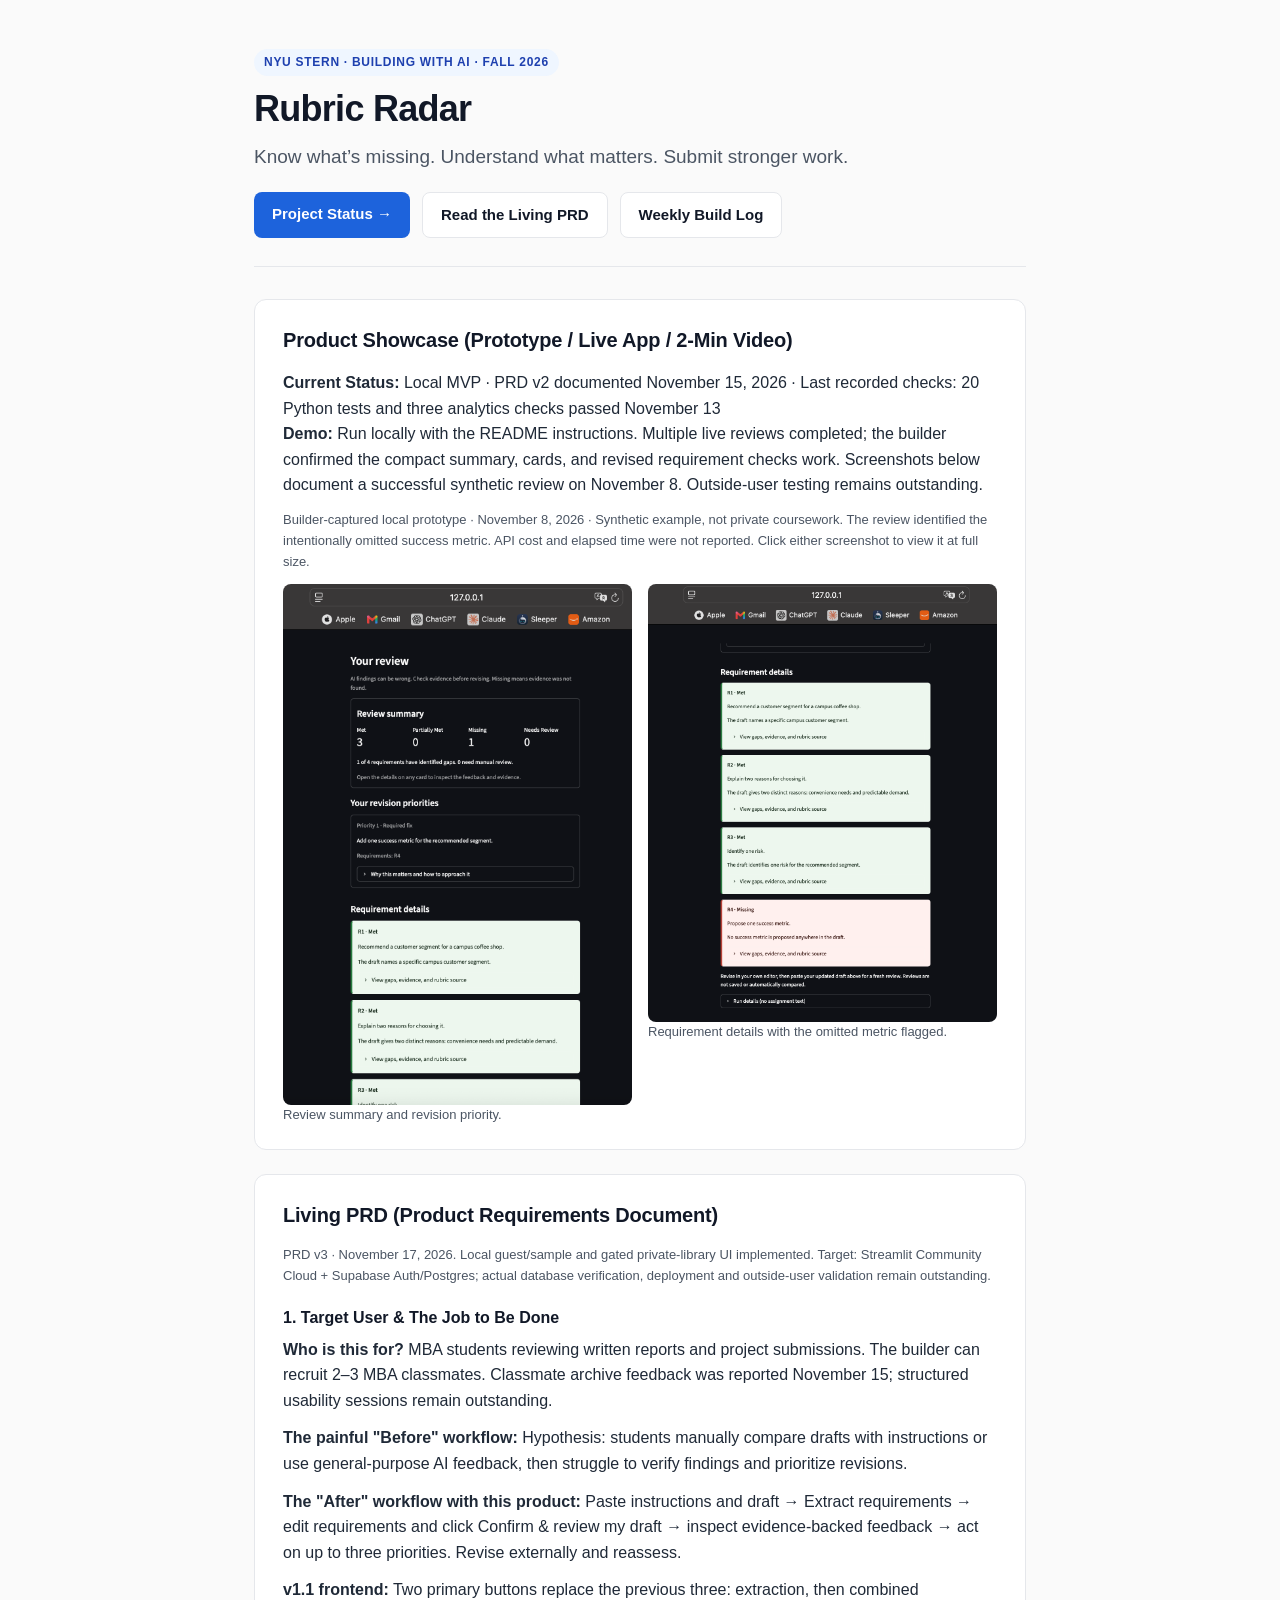
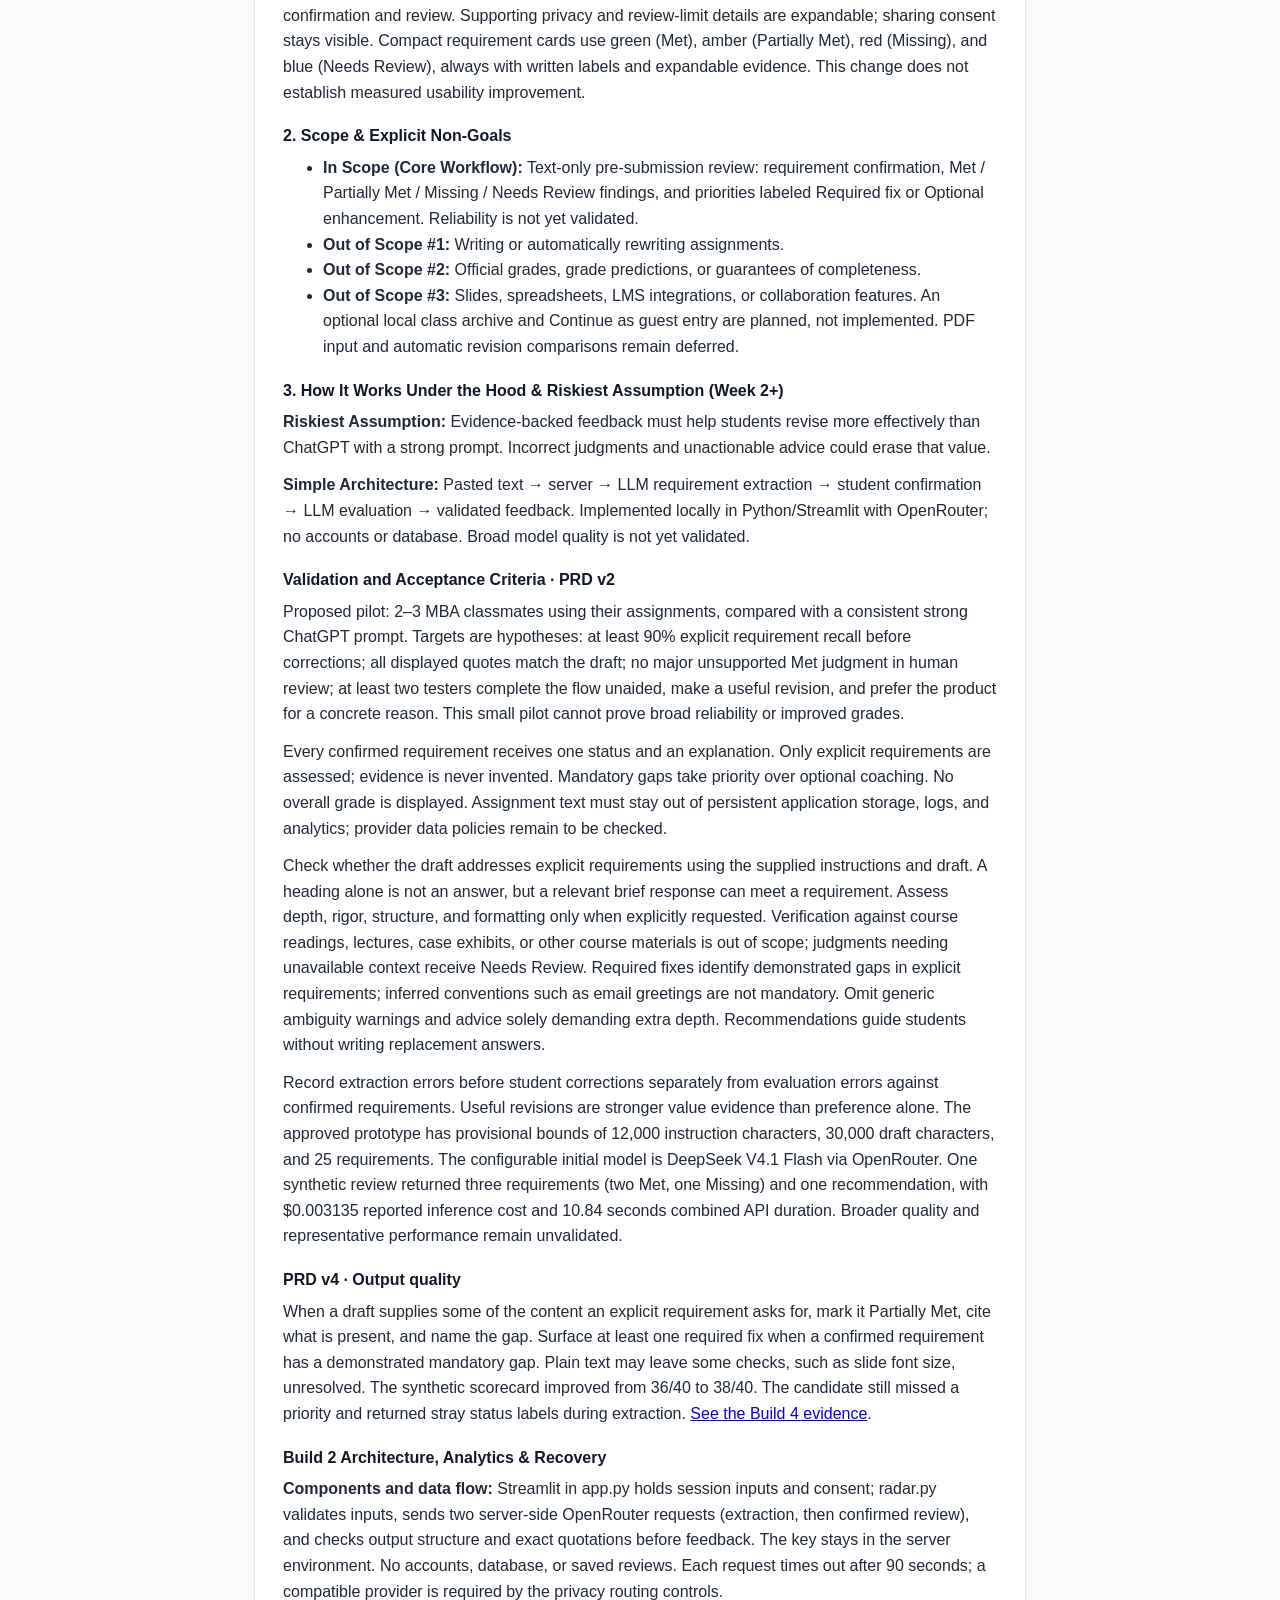
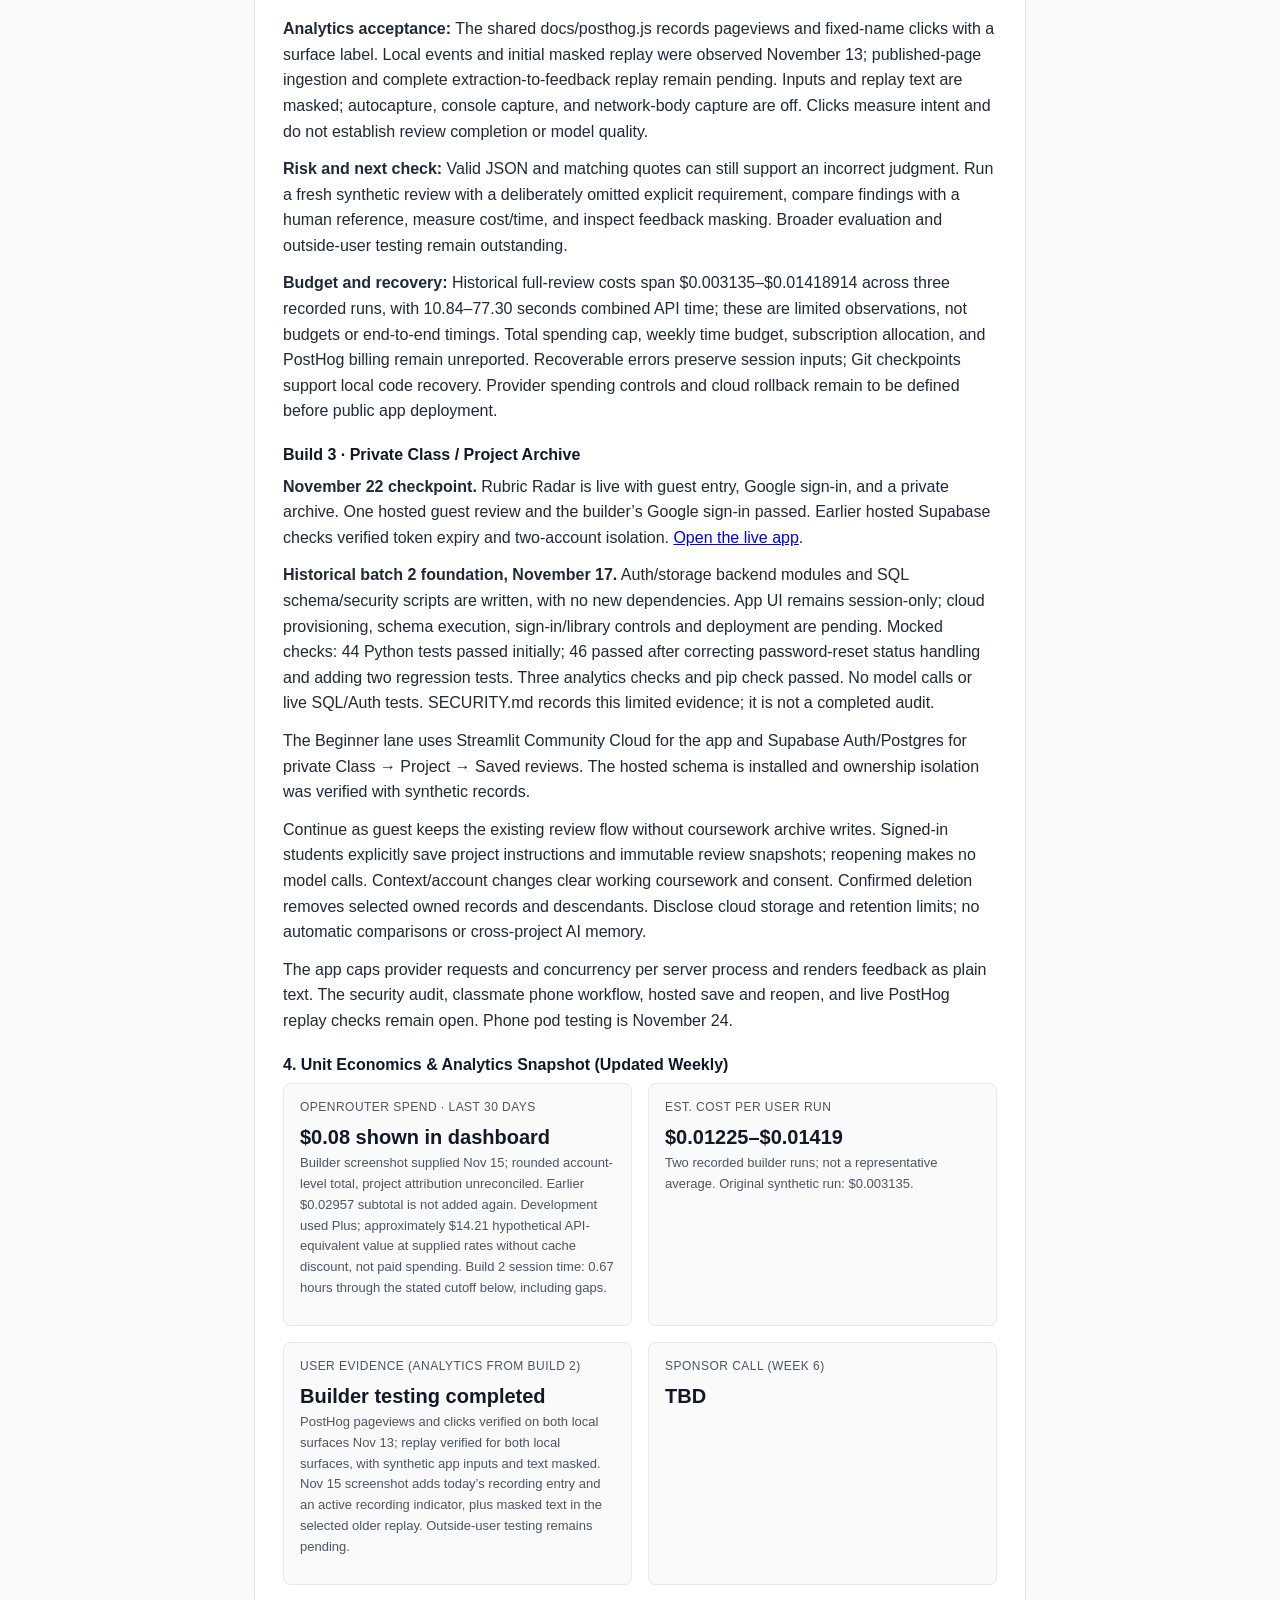
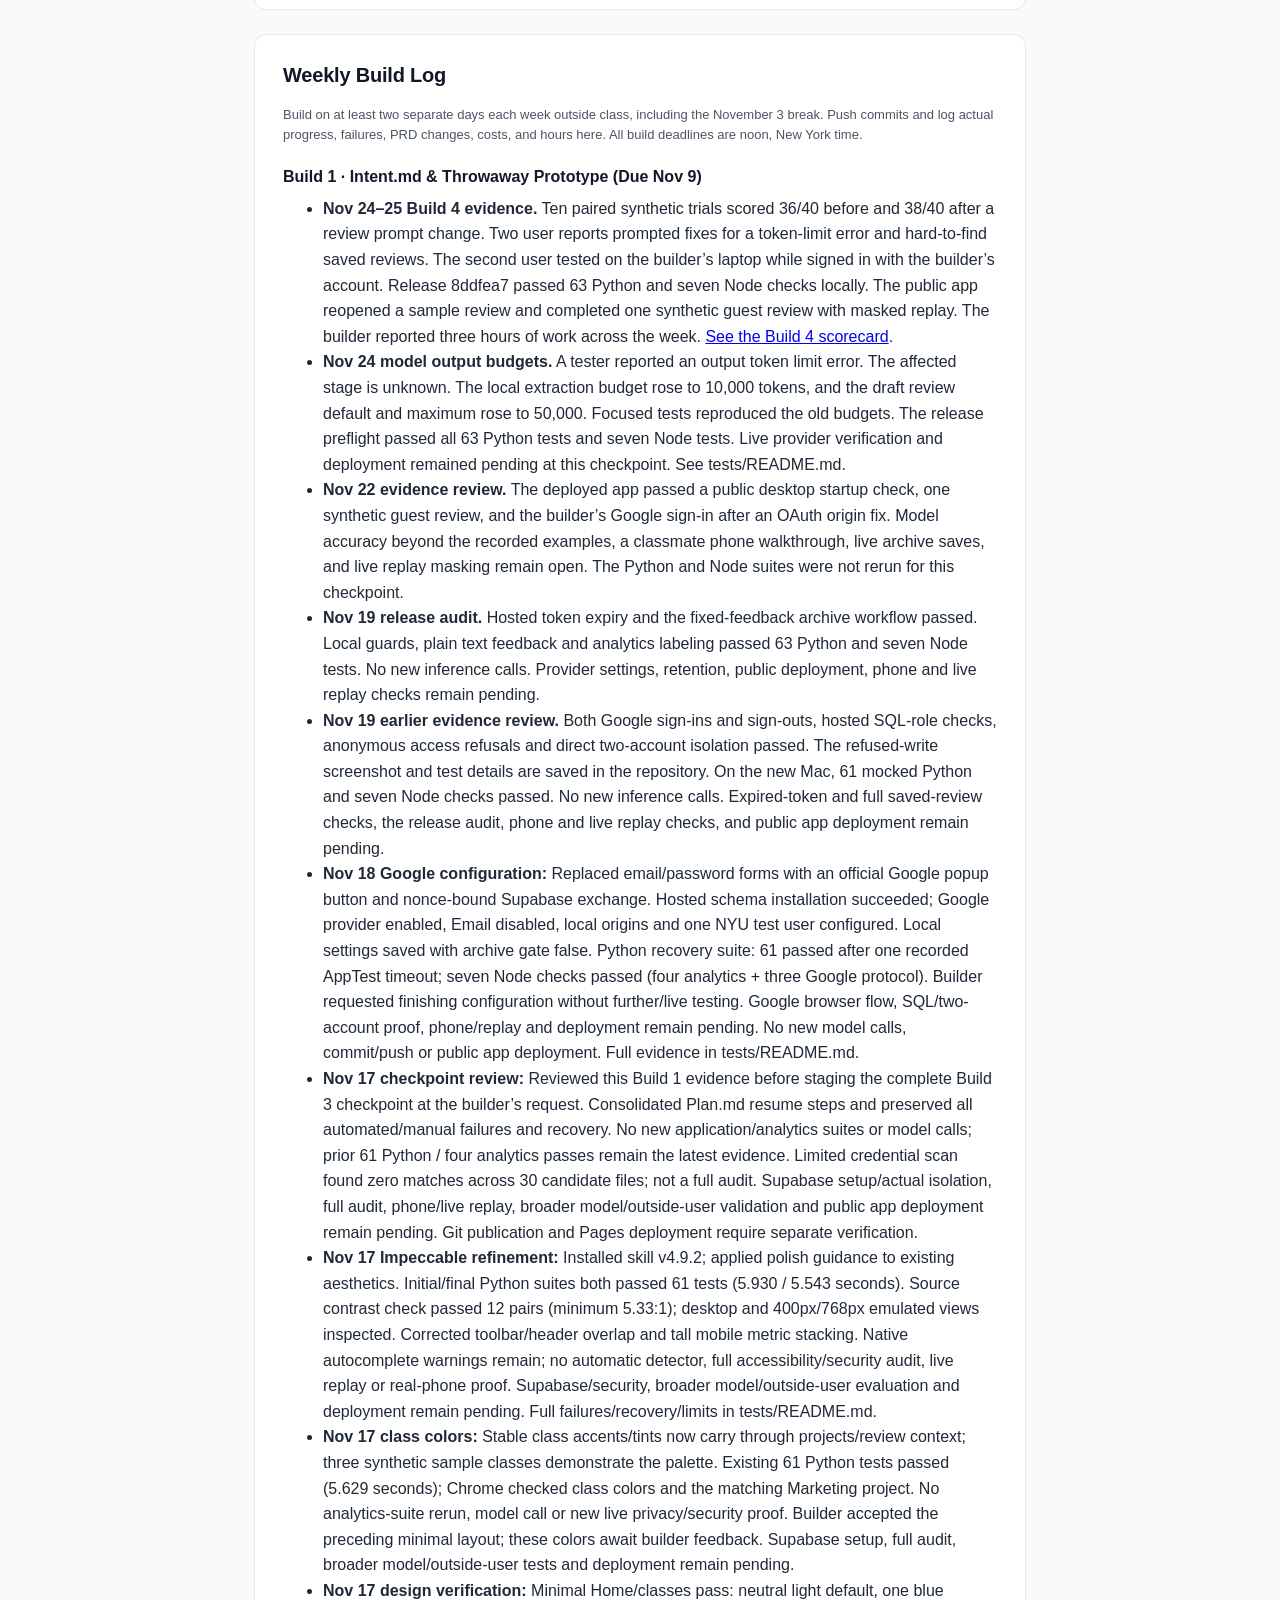
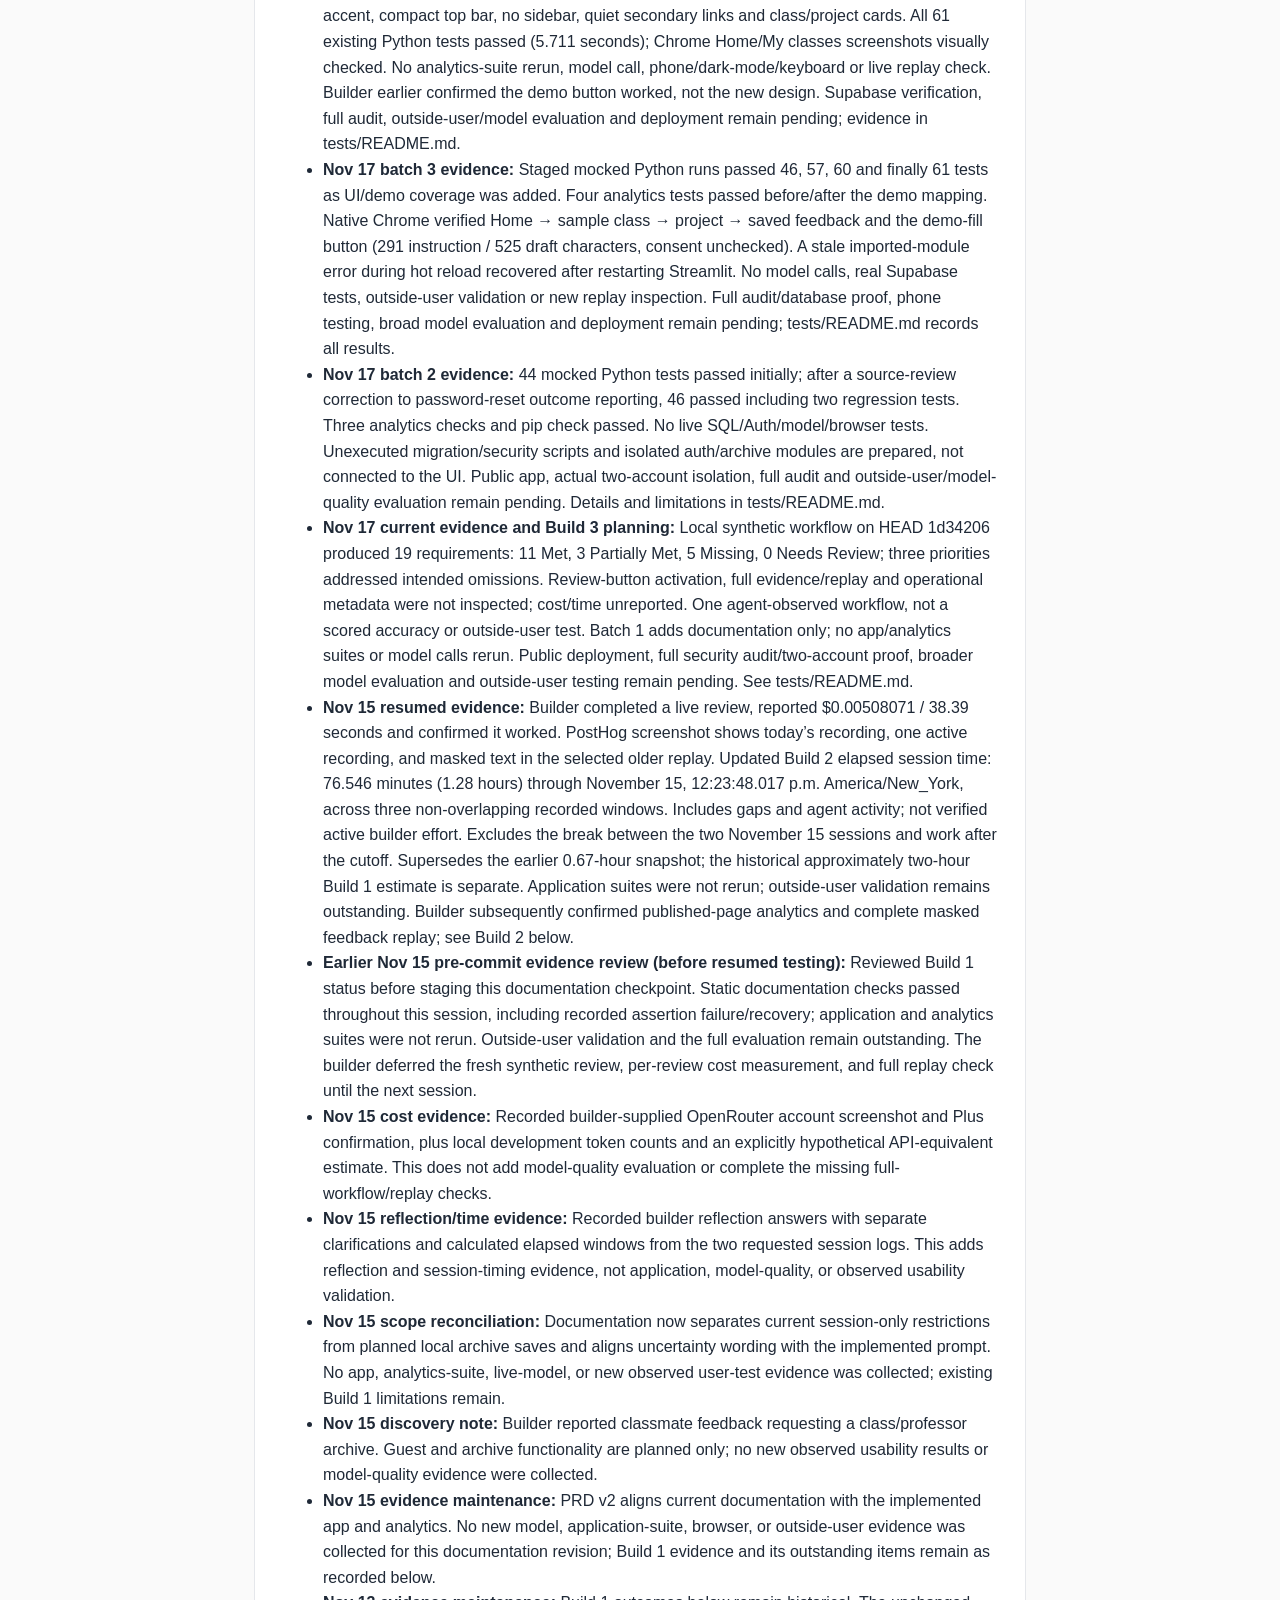
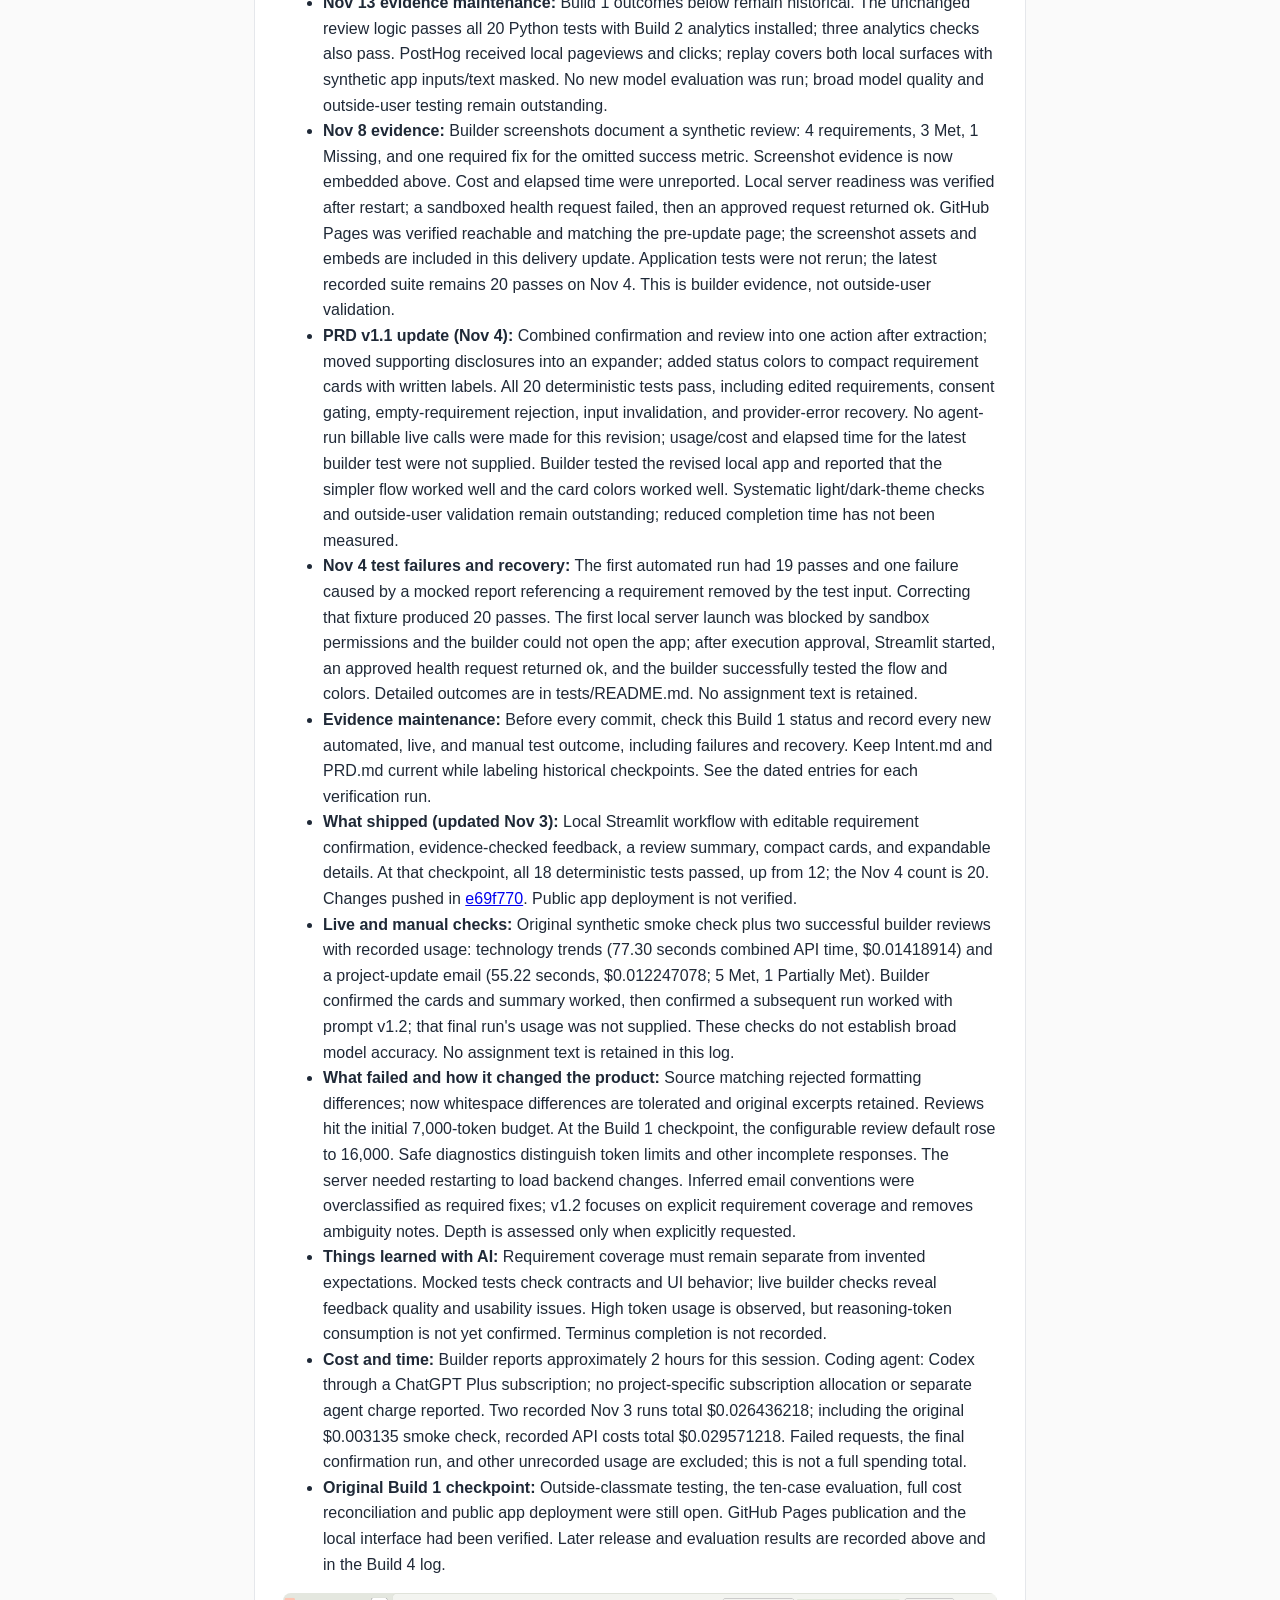
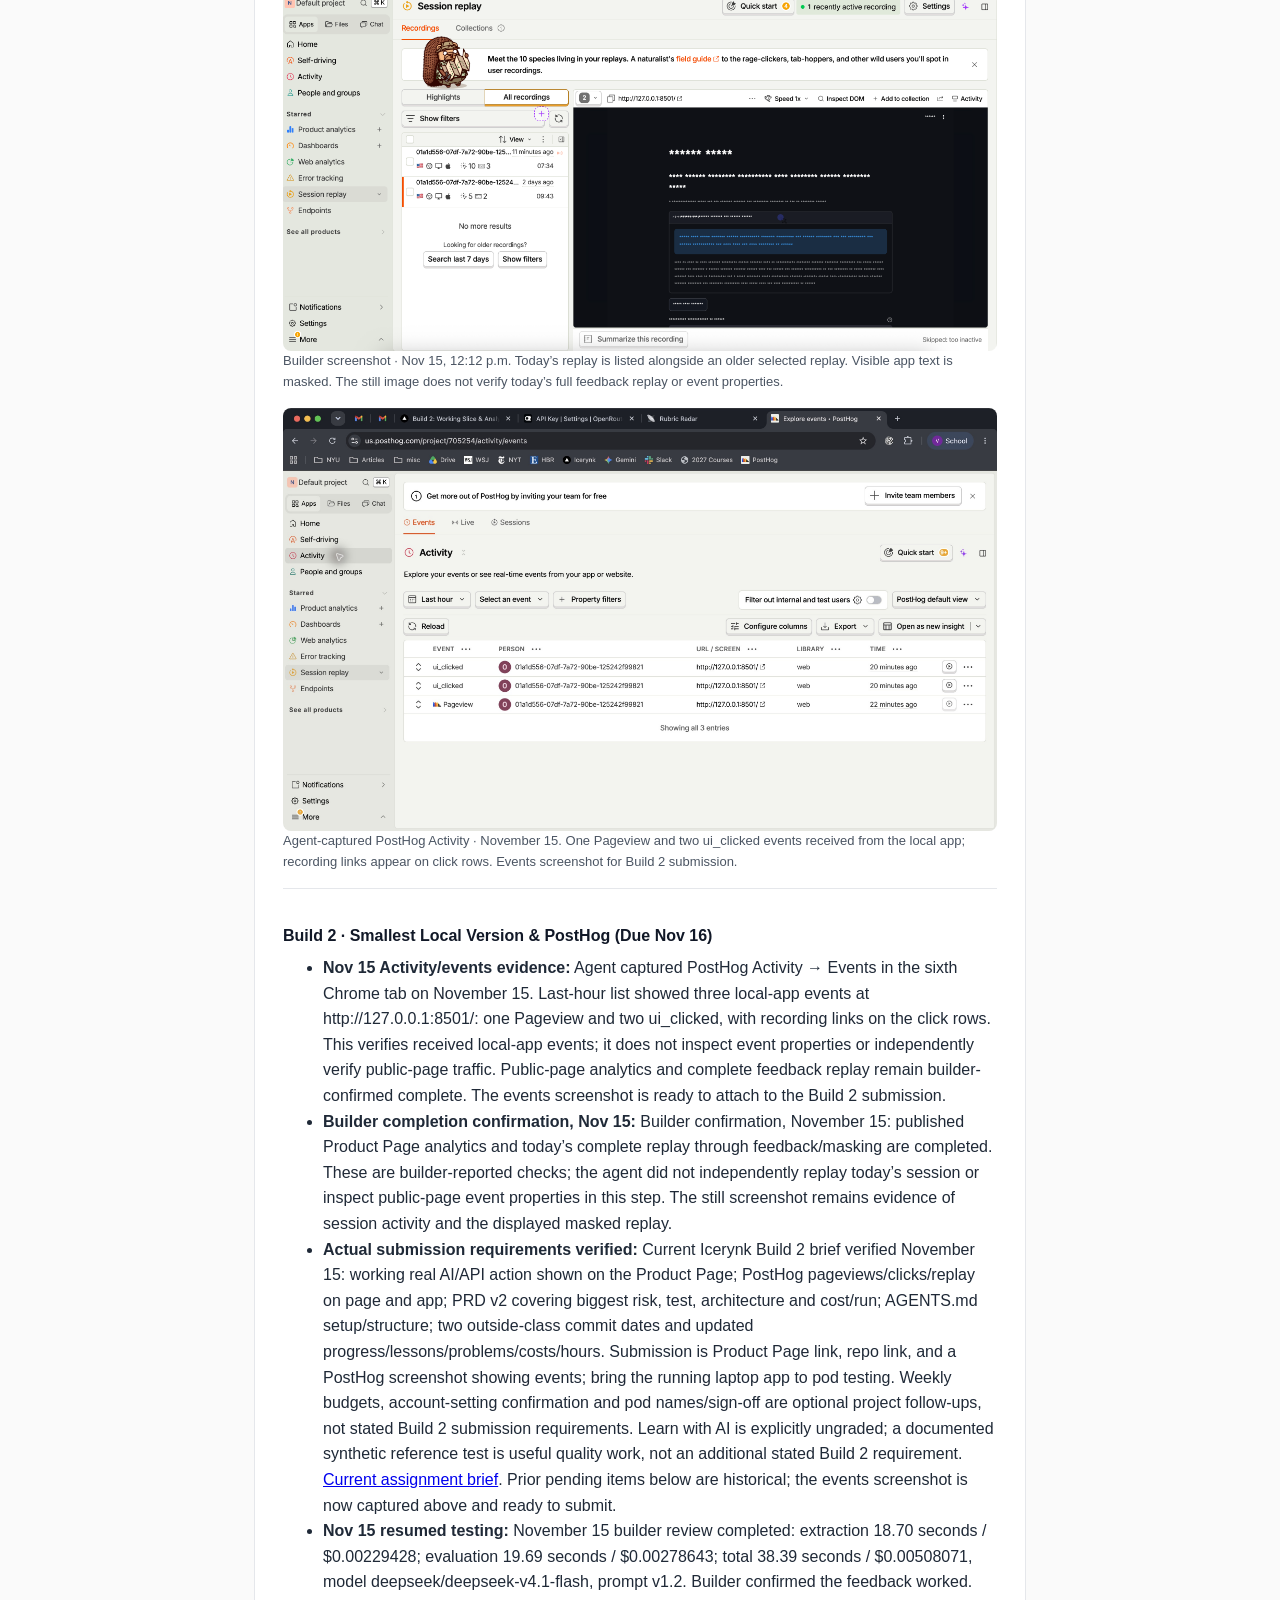
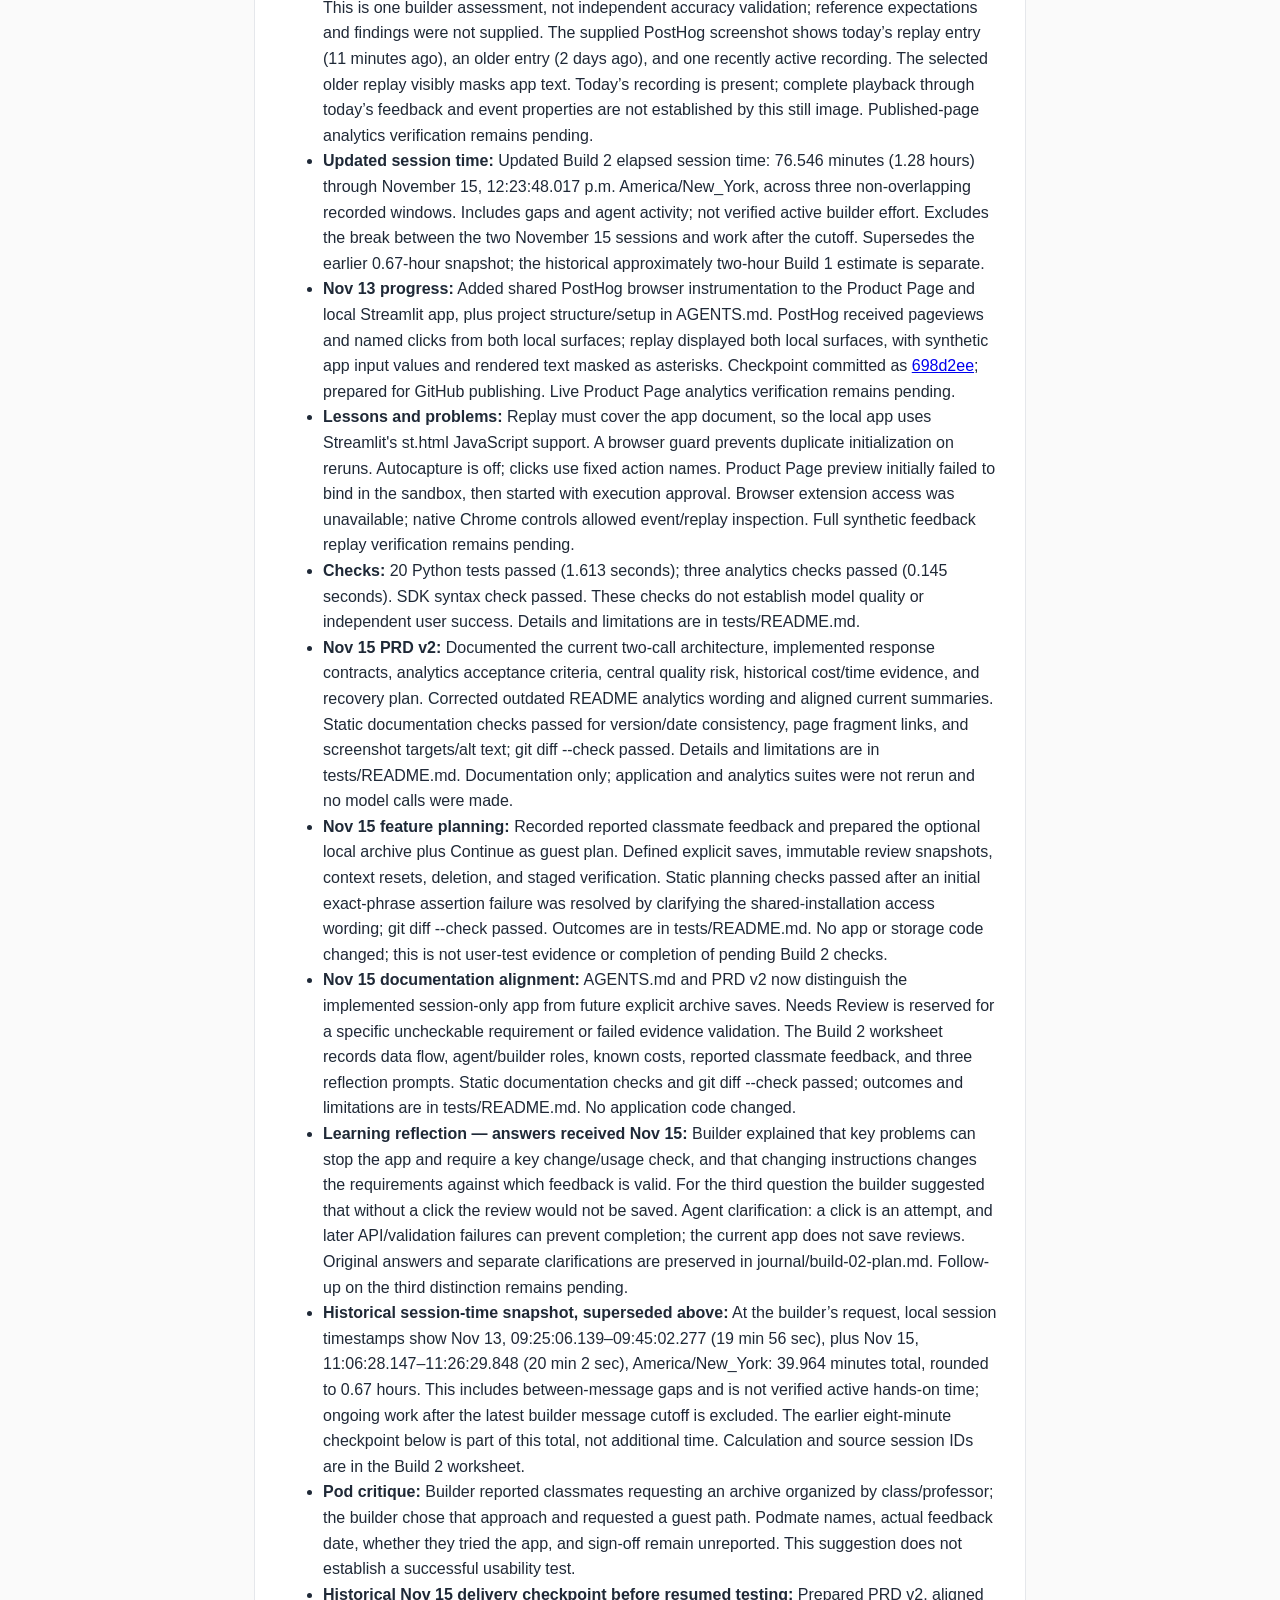
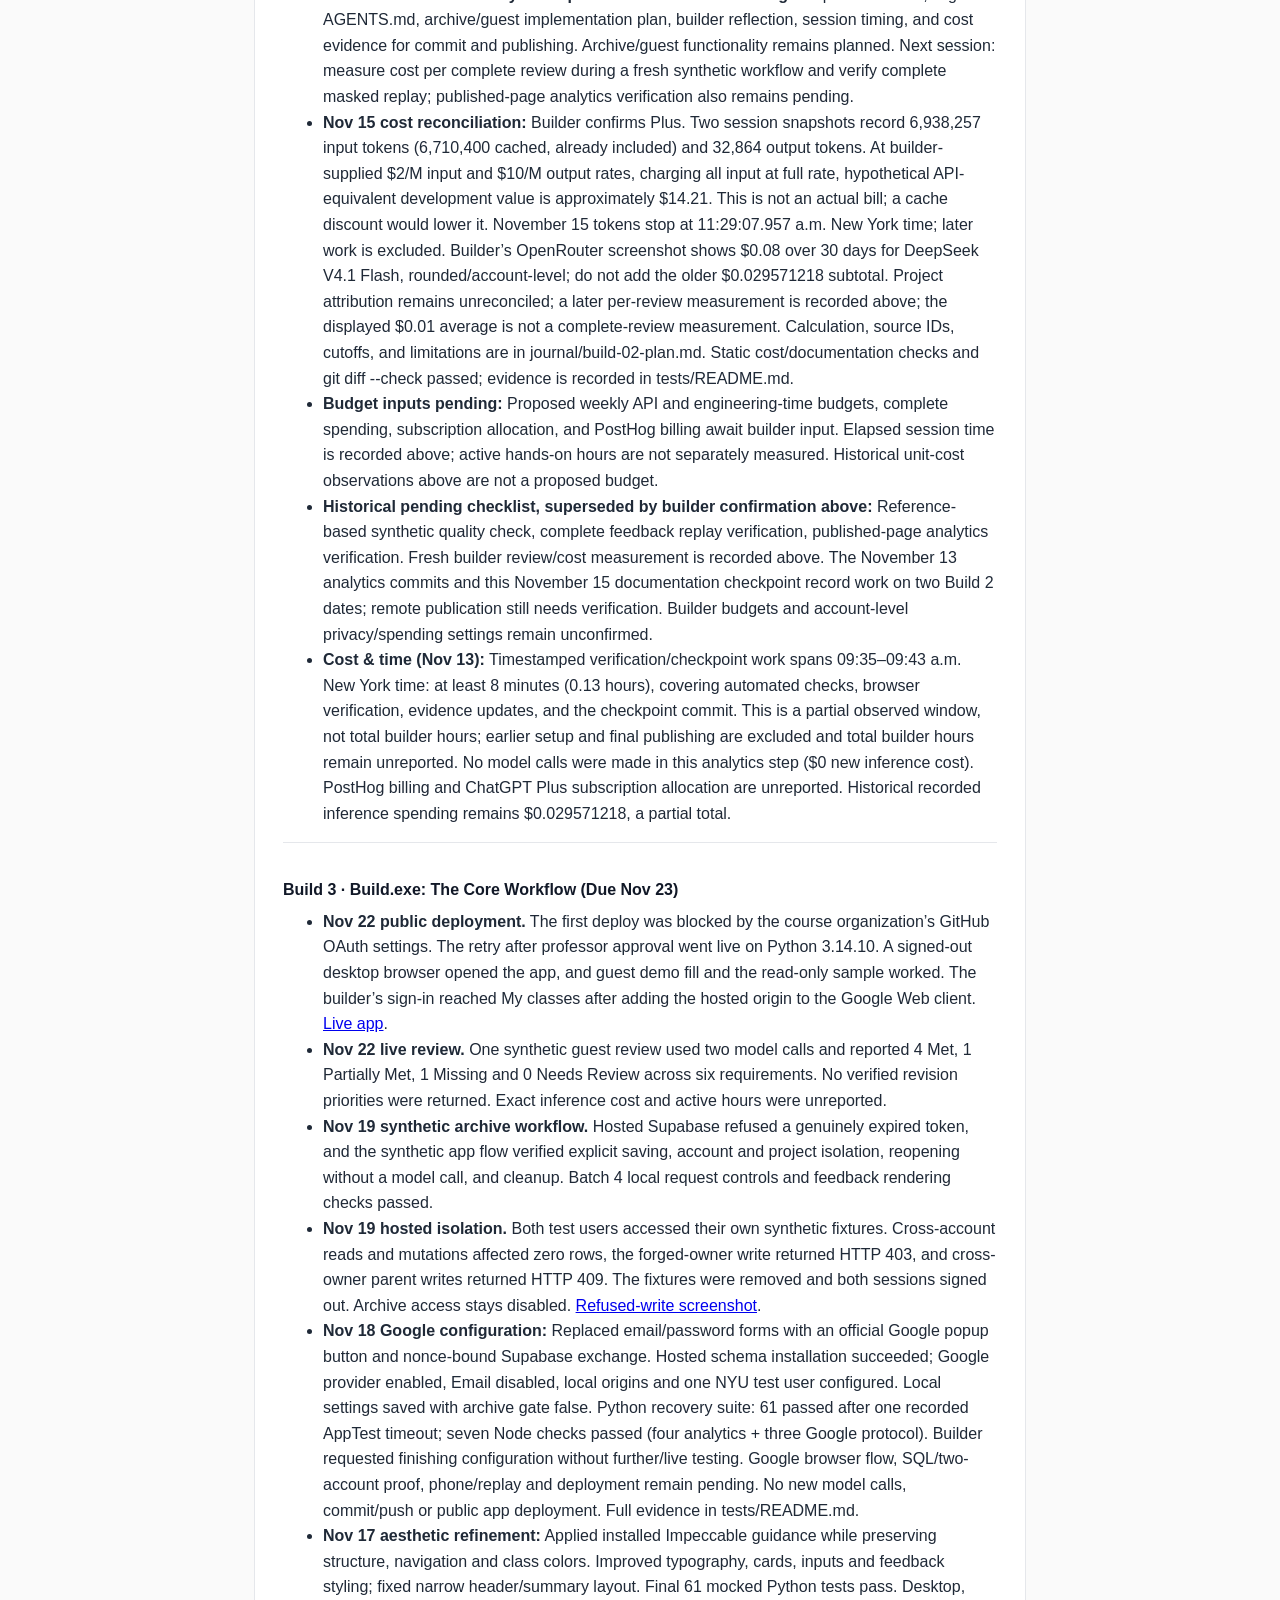
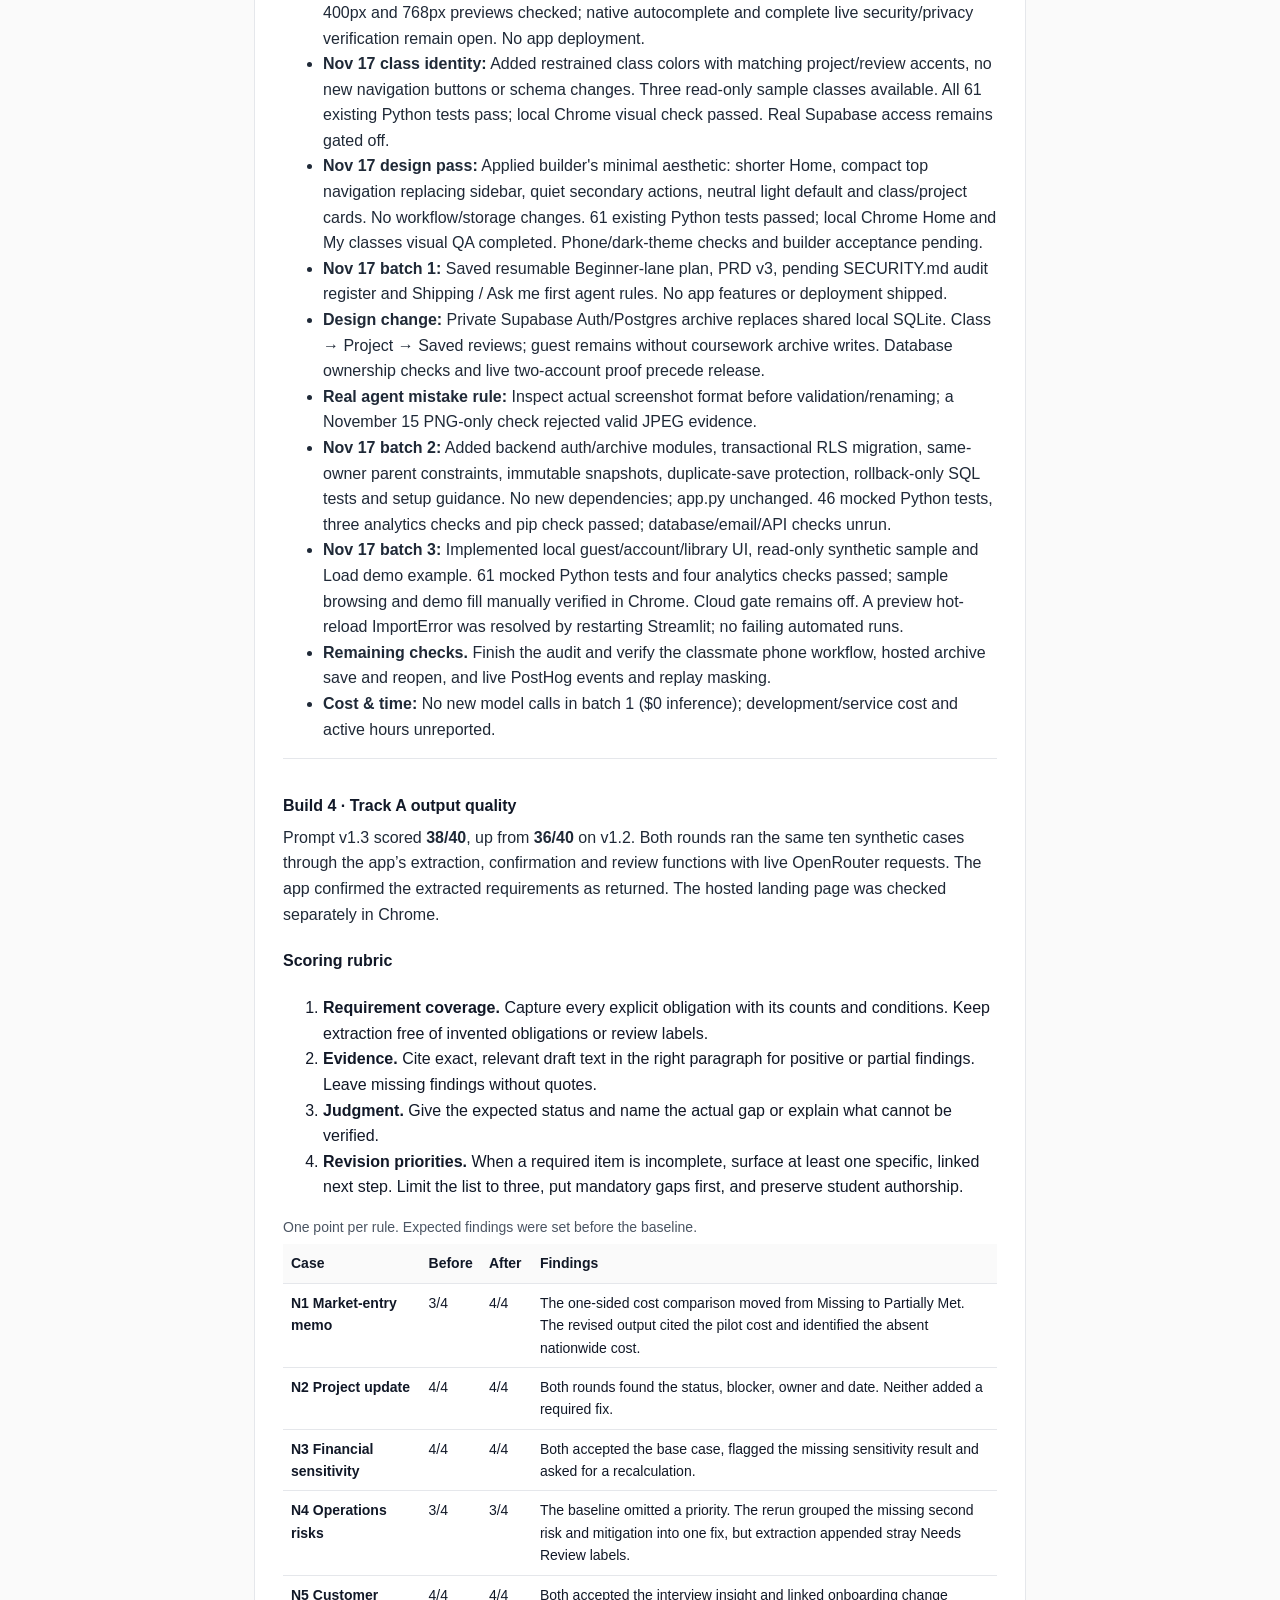
<file: docs/index.html>
<!DOCTYPE html>
<html lang="en">
<head>
  <meta charset="UTF-8" />
  <meta name="viewport" content="width=device-width, initial-scale=1.0" />
  <title>Rubric Radar · Building with AI (Fall 2026)</title>

  <script defer src="posthog.js"></script>

  <style>
    :root {
      --bg: #fafafa;
      --card: #ffffff;
      --text: #111827;
      --muted: #4b5563;
      --border: #e5e7eb;
      --accent: #1d63dc;
      --tag-bg: #eff6ff;
      --tag-text: #1e40af;
    }
    * { box-sizing: border-box; }
    body {
      margin: 0;
      font-family: -apple-system, BlinkMacSystemFont, "DM Sans", "Segoe UI", Roboto, sans-serif;
      background: var(--bg);
      color: var(--text);
      line-height: 1.6;
    }
    .container {
      max-width: 820px;
      margin: 0 auto;
      padding: 48px 24px 80px;
    }
    header {
      border-bottom: 1px solid var(--border);
      padding-bottom: 28px;
      margin-bottom: 32px;
    }
    .eyebrow {
      display: inline-block;
      font-size: 12px;
      font-weight: 600;
      text-transform: uppercase;
      letter-spacing: 0.06em;
      background: var(--tag-bg);
      color: var(--tag-text);
      padding: 4px 10px;
      border-radius: 999px;
      margin-bottom: 12px;
    }
    h1 {
      font-size: 36px;
      line-height: 1.15;
      margin: 0 0 12px;
      letter-spacing: -0.02em;
    }
    .tagline {
      font-size: 19px;
      color: var(--muted);
      margin: 0 0 20px;
    }
    .cta-row {
      display: flex;
      gap: 12px;
      flex-wrap: wrap;
    }
    .btn {
      display: inline-block;
      padding: 10px 18px;
      border-radius: 8px;
      font-weight: 600;
      font-size: 15px;
      text-decoration: none;
      background: var(--accent);
      color: #fff;
    }
    .btn-secondary {
      background: var(--card);
      color: var(--text);
      border: 1px solid var(--border);
    }
    section {
      background: var(--card);
      border: 1px solid var(--border);
      border-radius: 12px;
      padding: 24px 28px;
      margin-bottom: 24px;
    }
    h2 {
      font-size: 20px;
      margin: 0 0 14px;
      letter-spacing: -0.01em;
    }
    h3 {
      font-size: 16px;
      margin: 18px 0 6px;
    }
    p, ul {
      margin: 0 0 12px;
      color: #1f2937;
    }
    .grid-2 {
      display: grid;
      grid-template-columns: repeat(auto-fit, minmax(240px, 1fr));
      gap: 16px;
    }
    .stat-box {
      border: 1px solid var(--border);
      border-radius: 8px;
      padding: 14px 16px;
      background: var(--bg);
    }
    .stat-label {
      font-size: 12px;
      color: var(--muted);
      text-transform: uppercase;
      letter-spacing: 0.04em;
    }
    .stat-value {
      font-size: 20px;
      font-weight: 700;
      margin-top: 4px;
    }
    .log-entry {
      border-top: 1px solid var(--border);
      padding-top: 16px;
      margin-top: 16px;
    }
    .scorecard-scroll { overflow-x: auto; }
    .scorecard {
      width: 100%;
      min-width: 520px;
      border-collapse: collapse;
      font-size: 14px;
    }
    .scorecard caption {
      text-align: left;
      color: var(--muted);
      padding-bottom: 6px;
    }
    .scorecard th, .scorecard td {
      border-bottom: 1px solid var(--border);
      text-align: left;
      vertical-align: top;
      padding: 8px;
    }
    .scorecard thead, .scorecard tfoot { background: var(--bg); }
    .scorecard td:nth-child(2), .scorecard td:nth-child(3) {
      white-space: nowrap;
      font-variant-numeric: tabular-nums;
    }
    .log-entry:first-of-type {
      border-top: none;
      padding-top: 0;
      margin-top: 0;
    }
    .meta {
      font-size: 13px;
      color: var(--muted);
    }
  </style>
</head>
<body>
  <div class="container">
    <!-- HERO / PRODUCT PITCH -->
    <header>
      <span class="eyebrow">NYU Stern · Building with AI · Fall 2026</span>
      <h1>Rubric Radar</h1>
      <p class="tagline">Know what’s missing. Understand what matters. Submit stronger work.</p>
      <div class="cta-row">
        <a class="btn" href="#live-demo">Project Status →</a>
        <a class="btn btn-secondary" href="#prd">Read the Living PRD</a>
        <a class="btn btn-secondary" href="#build-log">Weekly Build Log</a>
      </div>
    </header>

    <!-- DEMO / SCREENSHOT / VIDEO SHOWCASE -->
    <section id="live-demo">
      <h2>Product Showcase (Prototype / Live App / 2-Min Video)</h2>
      <p>
        <strong>Current Status:</strong> Local MVP · PRD v2 documented November 15, 2026 · Last recorded checks: 20 Python tests and three analytics checks passed November 13<br />
        <strong>Demo:</strong> Run locally with the README instructions. Multiple live reviews completed; the builder confirmed the compact summary, cards, and revised requirement checks work. Screenshots below document a successful synthetic review on November 8. Outside-user testing remains outstanding.
      </p>
      <p class="meta">
        Builder-captured local prototype · November 8, 2026 · Synthetic example, not private coursework. The review identified the intentionally omitted success metric. API cost and elapsed time were not reported. Click either screenshot to view it at full size.
      </p>
      <div class="grid-2">
        <figure style="margin:0">
          <a href="images/prototype-review-summary.png"><img src="images/prototype-review-summary.png" alt="Local synthetic review showing three Met requirements, one Missing requirement, and a priority to add a success metric" style="display:block;width:100%;height:auto;border-radius:8px" /></a>
          <figcaption class="meta">Review summary and revision priority.</figcaption>
        </figure>
        <figure style="margin:0">
          <a href="images/prototype-requirement-details.png"><img src="images/prototype-requirement-details.png" alt="Four requirement cards: customer segment, two reasons, and risk are Met; success metric is Missing" style="display:block;width:100%;height:auto;border-radius:8px" /></a>
          <figcaption class="meta">Requirement details with the omitted metric flagged.</figcaption>
        </figure>
      </div>
    </section>

    <!-- LIVING PRD (Updated every week!) -->
    <section id="prd">
      <h2>Living PRD (Product Requirements Document)</h2>
      <p class="meta">PRD v3 · November 17, 2026. Local guest/sample and gated private-library UI implemented. Target: Streamlit Community Cloud + Supabase Auth/Postgres; actual database verification, deployment and outside-user validation remain outstanding.</p>

      <h3>1. Target User & The Job to Be Done</h3>
      <p><strong>Who is this for?</strong> MBA students reviewing written reports and project submissions. The builder can recruit 2–3 MBA classmates. Classmate archive feedback was reported November 15; structured usability sessions remain outstanding.</p>
      <p><strong>The painful "Before" workflow:</strong> Hypothesis: students manually compare drafts with instructions or use general-purpose AI feedback, then struggle to verify findings and prioritize revisions.</p>
      <p><strong>The "After" workflow with this product:</strong> Paste instructions and draft → Extract requirements → edit requirements and click Confirm &amp; review my draft → inspect evidence-backed feedback → act on up to three priorities. Revise externally and reassess.</p>

      <p><strong>v1.1 frontend:</strong> Two primary buttons replace the previous three: extraction, then combined confirmation and review. Supporting privacy and review-limit details are expandable; sharing consent stays visible. Compact requirement cards use green (Met), amber (Partially Met), red (Missing), and blue (Needs Review), always with written labels and expandable evidence. This change does not establish measured usability improvement.</p>

      <h3>2. Scope & Explicit Non-Goals</h3>
      <ul>
        <li><strong>In Scope (Core Workflow):</strong> Text-only pre-submission review: requirement confirmation, Met / Partially Met / Missing / Needs Review findings, and priorities labeled Required fix or Optional enhancement. Reliability is not yet validated.</li>
        <li><strong>Out of Scope #1:</strong> Writing or automatically rewriting assignments.</li>
        <li><strong>Out of Scope #2:</strong> Official grades, grade predictions, or guarantees of completeness.</li>
        <li><strong>Out of Scope #3:</strong> Slides, spreadsheets, LMS integrations, or collaboration features. An optional local class archive and Continue as guest entry are planned, not implemented. PDF input and automatic revision comparisons remain deferred.</li>
      </ul>

      <h3>3. How It Works Under the Hood & Riskiest Assumption (Week 2+)</h3>
      <p><strong>Riskiest Assumption:</strong> Evidence-backed feedback must help students revise more effectively than ChatGPT with a strong prompt. Incorrect judgments and unactionable advice could erase that value.</p>
      <p><strong>Simple Architecture:</strong> Pasted text → server → LLM requirement extraction → student confirmation → LLM evaluation → validated feedback. Implemented locally in Python/Streamlit with OpenRouter; no accounts or database. Broad model quality is not yet validated.</p>

      <h3>Validation and Acceptance Criteria · PRD v2</h3>
      <p>Proposed pilot: 2–3 MBA classmates using their assignments, compared with a consistent strong ChatGPT prompt. Targets are hypotheses: at least 90% explicit requirement recall before corrections; all displayed quotes match the draft; no major unsupported Met judgment in human review; at least two testers complete the flow unaided, make a useful revision, and prefer the product for a concrete reason. This small pilot cannot prove broad reliability or improved grades.</p>
      <p>Every confirmed requirement receives one status and an explanation. Only explicit requirements are assessed; evidence is never invented. Mandatory gaps take priority over optional coaching. No overall grade is displayed. Assignment text must stay out of persistent application storage, logs, and analytics; provider data policies remain to be checked.</p>
      <p>Check whether the draft addresses explicit requirements using the supplied instructions and draft. A heading alone is not an answer, but a relevant brief response can meet a requirement. Assess depth, rigor, structure, and formatting only when explicitly requested. Verification against course readings, lectures, case exhibits, or other course materials is out of scope; judgments needing unavailable context receive Needs Review. Required fixes identify demonstrated gaps in explicit requirements; inferred conventions such as email greetings are not mandatory. Omit generic ambiguity warnings and advice solely demanding extra depth. Recommendations guide students without writing replacement answers.</p>
      <p>Record extraction errors before student corrections separately from evaluation errors against confirmed requirements. Useful revisions are stronger value evidence than preference alone. The approved prototype has provisional bounds of 12,000 instruction characters, 30,000 draft characters, and 25 requirements. The configurable initial model is DeepSeek V4.1 Flash via OpenRouter. One synthetic review returned three requirements (two Met, one Missing) and one recommendation, with $0.003135 reported inference cost and 10.84 seconds combined API duration. Broader quality and representative performance remain unvalidated.</p>
      <h3>PRD v4 · Output quality</h3>
      <p>When a draft supplies some of the content an explicit requirement asks for, mark it Partially Met, cite what is present, and name the gap. Surface at least one required fix when a confirmed requirement has a demonstrated mandatory gap. Plain text may leave some checks, such as slide font size, unresolved. The synthetic scorecard improved from 36/40 to 38/40. The candidate still missed a priority and returned stray status labels during extraction. <a href="#build-4">See the Build 4 evidence</a>.</p>

      <h3>Build 2 Architecture, Analytics &amp; Recovery</h3>
      <p><strong>Components and data flow:</strong> Streamlit in app.py holds session inputs and consent; radar.py validates inputs, sends two server-side OpenRouter requests (extraction, then confirmed review), and checks output structure and exact quotations before feedback. The key stays in the server environment. No accounts, database, or saved reviews. Each request times out after 90 seconds; a compatible provider is required by the privacy routing controls.</p>
      <p><strong>Analytics acceptance:</strong> The shared docs/posthog.js records pageviews and fixed-name clicks with a surface label. Local events and initial masked replay were observed November 13; published-page ingestion and complete extraction-to-feedback replay remain pending. Inputs and replay text are masked; autocapture, console capture, and network-body capture are off. Clicks measure intent and do not establish review completion or model quality.</p>
      <p><strong>Risk and next check:</strong> Valid JSON and matching quotes can still support an incorrect judgment. Run a fresh synthetic review with a deliberately omitted explicit requirement, compare findings with a human reference, measure cost/time, and inspect feedback masking. Broader evaluation and outside-user testing remain outstanding.</p>
      <p><strong>Budget and recovery:</strong> Historical full-review costs span $0.003135–$0.01418914 across three recorded runs, with 10.84–77.30 seconds combined API time; these are limited observations, not budgets or end-to-end timings. Total spending cap, weekly time budget, subscription allocation, and PostHog billing remain unreported. Recoverable errors preserve session inputs; Git checkpoints support local code recovery. Provider spending controls and cloud rollback remain to be defined before public app deployment.</p>

      <h3>Build 3 · Private Class / Project Archive</h3>
      <p><strong>November 22 checkpoint.</strong> Rubric Radar is live with guest entry, Google sign-in, and a private archive. One hosted guest review and the builder’s Google sign-in passed. Earlier hosted Supabase checks verified token expiry and two-account isolation. <a href="https://rubricradar.streamlit.app/">Open the live app</a>.</p>
      <p><strong>Historical batch 2 foundation, November 17.</strong> Auth/storage backend modules and SQL schema/security scripts are written, with no new dependencies. App UI remains session-only; cloud provisioning, schema execution, sign-in/library controls and deployment are pending. Mocked checks: 44 Python tests passed initially; 46 passed after correcting password-reset status handling and adding two regression tests. Three analytics checks and pip check passed. No model calls or live SQL/Auth tests. SECURITY.md records this limited evidence; it is not a completed audit.</p>
      <p>The Beginner lane uses Streamlit Community Cloud for the app and Supabase Auth/Postgres for private Class → Project → Saved reviews. The hosted schema is installed and ownership isolation was verified with synthetic records.</p>
      <p>Continue as guest keeps the existing review flow without coursework archive writes. Signed-in students explicitly save project instructions and immutable review snapshots; reopening makes no model calls. Context/account changes clear working coursework and consent. Confirmed deletion removes selected owned records and descendants. Disclose cloud storage and retention limits; no automatic comparisons or cross-project AI memory.</p>
      <p>The app caps provider requests and concurrency per server process and renders feedback as plain text. The security audit, classmate phone workflow, hosted save and reopen, and live PostHog replay checks remain open. Phone pod testing is November 24.</p>

      <h3>4. Unit Economics & Analytics Snapshot (Updated Weekly)</h3>
      <div class="grid-2">
        <div class="stat-box">
          <div class="stat-label">OpenRouter Spend · Last 30 Days</div>
          <div class="stat-value">$0.08 shown in dashboard</div>
          <p class="meta">Builder screenshot supplied Nov 15; rounded account-level total, project attribution unreconciled. Earlier $0.02957 subtotal is not added again. Development used Plus; approximately $14.21 hypothetical API-equivalent value at supplied rates without cache discount, not paid spending. Build 2 session time: 0.67 hours through the stated cutoff below, including gaps.</p>
        </div>
        <div class="stat-box">
          <div class="stat-label">Est. Cost Per User Run</div>
          <div class="stat-value">$0.01225–$0.01419</div>
          <p class="meta">Two recorded builder runs; not a representative average. Original synthetic run: $0.003135.</p>
        </div>
        <div class="stat-box">
          <div class="stat-label">User Evidence (Analytics from Build 2)</div>
          <div class="stat-value">Builder testing completed</div>
          <p class="meta">PostHog pageviews and clicks verified on both local surfaces Nov 13; replay verified for both local surfaces, with synthetic app inputs and text masked. Nov 15 screenshot adds today’s recording entry and an active recording indicator, plus masked text in the selected older replay. Outside-user testing remains pending.</p>
        </div>
        <div class="stat-box">
          <div class="stat-label">Sponsor Call (Week 6)</div>
          <div class="stat-value">TBD</div>
        </div>
      </div>
    </section>

    <!-- WEEKLY BUILD LOG (Updated at least twice a week via Git commits) -->
    <section id="build-log">
      <h2>Weekly Build Log</h2>
      <p class="meta">Build on at least two separate days each week outside class, including the November 3 break. Push commits and log actual progress, failures, PRD changes, costs, and hours here. All build deadlines are noon, New York time.</p>

      <div class="log-entry">
        <h3>Build 1 · Intent.md & Throwaway Prototype (Due Nov 9)</h3>
        <ul>
          <li><strong>Nov 24–25 Build 4 evidence.</strong> Ten paired synthetic trials scored 36/40 before and 38/40 after a review prompt change. Two user reports prompted fixes for a token-limit error and hard-to-find saved reviews. The second user tested on the builder’s laptop while signed in with the builder’s account. Release 8ddfea7 passed 63 Python and seven Node checks locally. The public app reopened a sample review and completed one synthetic guest review with masked replay. The builder reported three hours of work across the week. <a href="#build-4">See the Build 4 scorecard</a>.</li>
          <li><strong>Nov 24 model output budgets.</strong> A tester reported an output token limit error. The affected stage is unknown. The local extraction budget rose to 10,000 tokens, and the draft review default and maximum rose to 50,000. Focused tests reproduced the old budgets. The release preflight passed all 63 Python tests and seven Node tests. Live provider verification and deployment remained pending at this checkpoint. See tests/README.md.</li>
          <li><strong>Nov 22 evidence review.</strong> The deployed app passed a public desktop startup check, one synthetic guest review, and the builder’s Google sign-in after an OAuth origin fix. Model accuracy beyond the recorded examples, a classmate phone walkthrough, live archive saves, and live replay masking remain open. The Python and Node suites were not rerun for this checkpoint.</li>
          <li><strong>Nov 19 release audit.</strong> Hosted token expiry and the fixed-feedback archive workflow passed. Local guards, plain text feedback and analytics labeling passed 63 Python and seven Node tests. No new inference calls. Provider settings, retention, public deployment, phone and live replay checks remain pending.</li>
          <li><strong>Nov 19 earlier evidence review.</strong> Both Google sign-ins and sign-outs, hosted SQL-role checks, anonymous access refusals and direct two-account isolation passed. The refused-write screenshot and test details are saved in the repository. On the new Mac, 61 mocked Python and seven Node checks passed. No new inference calls. Expired-token and full saved-review checks, the release audit, phone and live replay checks, and public app deployment remain pending.</li>
          <li><strong>Nov 18 Google configuration:</strong> Replaced email/password forms with an official Google popup button and nonce-bound Supabase exchange. Hosted schema installation succeeded; Google provider enabled, Email disabled, local origins and one NYU test user configured. Local settings saved with archive gate false. Python recovery suite: 61 passed after one recorded AppTest timeout; seven Node checks passed (four analytics + three Google protocol). Builder requested finishing configuration without further/live testing. Google browser flow, SQL/two-account proof, phone/replay and deployment remain pending. No new model calls, commit/push or public app deployment. Full evidence in tests/README.md.</li>
          <li><strong>Nov 17 checkpoint review:</strong> Reviewed this Build 1 evidence before staging the complete Build 3 checkpoint at the builder’s request. Consolidated Plan.md resume steps and preserved all automated/manual failures and recovery. No new application/analytics suites or model calls; prior 61 Python / four analytics passes remain the latest evidence. Limited credential scan found zero matches across 30 candidate files; not a full audit. Supabase setup/actual isolation, full audit, phone/live replay, broader model/outside-user validation and public app deployment remain pending. Git publication and Pages deployment require separate verification.</li>
          <li><strong>Nov 17 Impeccable refinement:</strong> Installed skill v4.9.2; applied polish guidance to existing aesthetics. Initial/final Python suites both passed 61 tests (5.930 / 5.543 seconds). Source contrast check passed 12 pairs (minimum 5.33:1); desktop and 400px/768px emulated views inspected. Corrected toolbar/header overlap and tall mobile metric stacking. Native autocomplete warnings remain; no automatic detector, full accessibility/security audit, live replay or real-phone proof. Supabase/security, broader model/outside-user evaluation and deployment remain pending. Full failures/recovery/limits in tests/README.md.</li>
          <li><strong>Nov 17 class colors:</strong> Stable class accents/tints now carry through projects/review context; three synthetic sample classes demonstrate the palette. Existing 61 Python tests passed (5.629 seconds); Chrome checked class colors and the matching Marketing project. No analytics-suite rerun, model call or new live privacy/security proof. Builder accepted the preceding minimal layout; these colors await builder feedback. Supabase setup, full audit, broader model/outside-user tests and deployment remain pending.</li>
          <li><strong>Nov 17 design verification:</strong> Minimal Home/classes pass: neutral light default, one blue accent, compact top bar, no sidebar, quiet secondary links and class/project cards. All 61 existing Python tests passed (5.711 seconds); Chrome Home/My classes screenshots visually checked. No analytics-suite rerun, model call, phone/dark-mode/keyboard or live replay check. Builder earlier confirmed the demo button worked, not the new design. Supabase verification, full audit, outside-user/model evaluation and deployment remain pending; evidence in tests/README.md.</li>
          <li><strong>Nov 17 batch 3 evidence:</strong> Staged mocked Python runs passed 46, 57, 60 and finally 61 tests as UI/demo coverage was added. Four analytics tests passed before/after the demo mapping. Native Chrome verified Home → sample class → project → saved feedback and the demo-fill button (291 instruction / 525 draft characters, consent unchecked). A stale imported-module error during hot reload recovered after restarting Streamlit. No model calls, real Supabase tests, outside-user validation or new replay inspection. Full audit/database proof, phone testing, broad model evaluation and deployment remain pending; tests/README.md records all results.</li>
          <li><strong>Nov 17 batch 2 evidence:</strong> 44 mocked Python tests passed initially; after a source-review correction to password-reset outcome reporting, 46 passed including two regression tests. Three analytics checks and pip check passed. No live SQL/Auth/model/browser tests. Unexecuted migration/security scripts and isolated auth/archive modules are prepared, not connected to the UI. Public app, actual two-account isolation, full audit and outside-user/model-quality evaluation remain pending. Details and limitations in tests/README.md.</li>
          <li><strong>Nov 17 current evidence and Build 3 planning:</strong> Local synthetic workflow on HEAD 1d34206 produced 19 requirements: 11 Met, 3 Partially Met, 5 Missing, 0 Needs Review; three priorities addressed intended omissions. Review-button activation, full evidence/replay and operational metadata were not inspected; cost/time unreported. One agent-observed workflow, not a scored accuracy or outside-user test. Batch 1 adds documentation only; no app/analytics suites or model calls rerun. Public deployment, full security audit/two-account proof, broader model evaluation and outside-user testing remain pending. See tests/README.md.</li>
          <li><strong>Nov 15 resumed evidence:</strong> Builder completed a live review, reported $0.00508071 / 38.39 seconds and confirmed it worked. PostHog screenshot shows today’s recording, one active recording, and masked text in the selected older replay. Updated Build 2 elapsed session time: 76.546 minutes (1.28 hours) through November 15, 12:23:48.017 p.m. America/New_York, across three non-overlapping recorded windows. Includes gaps and agent activity; not verified active builder effort. Excludes the break between the two November 15 sessions and work after the cutoff. Supersedes the earlier 0.67-hour snapshot; the historical approximately two-hour Build 1 estimate is separate. Application suites were not rerun; outside-user validation remains outstanding. Builder subsequently confirmed published-page analytics and complete masked feedback replay; see Build 2 below.</li>
          <li><strong>Earlier Nov 15 pre-commit evidence review (before resumed testing):</strong> Reviewed Build 1 status before staging this documentation checkpoint. Static documentation checks passed throughout this session, including recorded assertion failure/recovery; application and analytics suites were not rerun. Outside-user validation and the full evaluation remain outstanding. The builder deferred the fresh synthetic review, per-review cost measurement, and full replay check until the next session.</li>
          <li><strong>Nov 15 cost evidence:</strong> Recorded builder-supplied OpenRouter account screenshot and Plus confirmation, plus local development token counts and an explicitly hypothetical API-equivalent estimate. This does not add model-quality evaluation or complete the missing full-workflow/replay checks.</li>
          <li><strong>Nov 15 reflection/time evidence:</strong> Recorded builder reflection answers with separate clarifications and calculated elapsed windows from the two requested session logs. This adds reflection and session-timing evidence, not application, model-quality, or observed usability validation.</li>
          <li><strong>Nov 15 scope reconciliation:</strong> Documentation now separates current session-only restrictions from planned local archive saves and aligns uncertainty wording with the implemented prompt. No app, analytics-suite, live-model, or new observed user-test evidence was collected; existing Build 1 limitations remain.</li>
          <li><strong>Nov 15 discovery note:</strong> Builder reported classmate feedback requesting a class/professor archive. Guest and archive functionality are planned only; no new observed usability results or model-quality evidence were collected.</li>
          <li><strong>Nov 15 evidence maintenance:</strong> PRD v2 aligns current documentation with the implemented app and analytics. No new model, application-suite, browser, or outside-user evidence was collected for this documentation revision; Build 1 evidence and its outstanding items remain as recorded below.</li>
          <li><strong>Nov 13 evidence maintenance:</strong> Build 1 outcomes below remain historical. The unchanged review logic passes all 20 Python tests with Build 2 analytics installed; three analytics checks also pass. PostHog received local pageviews and clicks; replay covers both local surfaces with synthetic app inputs/text masked. No new model evaluation was run; broad model quality and outside-user testing remain outstanding.</li>
          <li><strong>Nov 8 evidence:</strong> Builder screenshots document a synthetic review: 4 requirements, 3 Met, 1 Missing, and one required fix for the omitted success metric. Screenshot evidence is now embedded above. Cost and elapsed time were unreported. Local server readiness was verified after restart; a sandboxed health request failed, then an approved request returned ok. GitHub Pages was verified reachable and matching the pre-update page; the screenshot assets and embeds are included in this delivery update. Application tests were not rerun; the latest recorded suite remains 20 passes on Nov 4. This is builder evidence, not outside-user validation.</li>
          <li><strong>PRD v1.1 update (Nov 4):</strong> Combined confirmation and review into one action after extraction; moved supporting disclosures into an expander; added status colors to compact requirement cards with written labels. All 20 deterministic tests pass, including edited requirements, consent gating, empty-requirement rejection, input invalidation, and provider-error recovery. No agent-run billable live calls were made for this revision; usage/cost and elapsed time for the latest builder test were not supplied. Builder tested the revised local app and reported that the simpler flow worked well and the card colors worked well. Systematic light/dark-theme checks and outside-user validation remain outstanding; reduced completion time has not been measured.</li>
          <li><strong>Nov 4 test failures and recovery:</strong> The first automated run had 19 passes and one failure caused by a mocked report referencing a requirement removed by the test input. Correcting that fixture produced 20 passes. The first local server launch was blocked by sandbox permissions and the builder could not open the app; after execution approval, Streamlit started, an approved health request returned ok, and the builder successfully tested the flow and colors. Detailed outcomes are in tests/README.md. No assignment text is retained.</li>
          <li><strong>Evidence maintenance:</strong> Before every commit, check this Build 1 status and record every new automated, live, and manual test outcome, including failures and recovery. Keep Intent.md and PRD.md current while labeling historical checkpoints. See the dated entries for each verification run.</li>
          <li><strong>What shipped (updated Nov 3):</strong> Local Streamlit workflow with editable requirement confirmation, evidence-checked feedback, a review summary, compact cards, and expandable details. At that checkpoint, all 18 deterministic tests passed, up from 12; the Nov 4 count is 20. Changes pushed in <a href="https://github.com/building-with-ai-f26/vz2228-RubricRadar/commit/e69f770">e69f770</a>. Public app deployment is not verified.</li>
          <li><strong>Live and manual checks:</strong> Original synthetic smoke check plus two successful builder reviews with recorded usage: technology trends (77.30 seconds combined API time, $0.01418914) and a project-update email (55.22 seconds, $0.012247078; 5 Met, 1 Partially Met). Builder confirmed the cards and summary worked, then confirmed a subsequent run worked with prompt v1.2; that final run's usage was not supplied. These checks do not establish broad model accuracy. No assignment text is retained in this log.</li>
          <li><strong>What failed and how it changed the product:</strong> Source matching rejected formatting differences; now whitespace differences are tolerated and original excerpts retained. Reviews hit the initial 7,000-token budget. At the Build 1 checkpoint, the configurable review default rose to 16,000. Safe diagnostics distinguish token limits and other incomplete responses. The server needed restarting to load backend changes. Inferred email conventions were overclassified as required fixes; v1.2 focuses on explicit requirement coverage and removes ambiguity notes. Depth is assessed only when explicitly requested.</li>
          <li><strong>Things learned with AI:</strong> Requirement coverage must remain separate from invented expectations. Mocked tests check contracts and UI behavior; live builder checks reveal feedback quality and usability issues. High token usage is observed, but reasoning-token consumption is not yet confirmed. Terminus completion is not recorded.</li>
          <li><strong>Cost and time:</strong> Builder reports approximately 2 hours for this session. Coding agent: Codex through a ChatGPT Plus subscription; no project-specific subscription allocation or separate agent charge reported. Two recorded Nov 3 runs total $0.026436218; including the original $0.003135 smoke check, recorded API costs total $0.029571218. Failed requests, the final confirmation run, and other unrecorded usage are excluded; this is not a full spending total.</li>
          <li><strong>Original Build 1 checkpoint:</strong> Outside-classmate testing, the ten-case evaluation, full cost reconciliation and public app deployment were still open. GitHub Pages publication and the local interface had been verified. Later release and evaluation results are recorded above and in the Build 4 log.</li>
        </ul>
      </div>

      <figure style="margin:1rem 0">
        <a href="images/posthog-session-replay-2026-11-15.png"><img src="images/posthog-session-replay-2026-11-15.png" alt="PostHog shows today’s session from 11 minutes ago, an older session, one recently active recording, and masked text in the selected older local app replay" style="display:block;width:100%;height:auto;border-radius:8px" /></a>
        <figcaption class="meta">Builder screenshot · Nov 15, 12:12 p.m. Today’s replay is listed alongside an older selected replay. Visible app text is masked. The still image does not verify today’s full feedback replay or event properties.</figcaption>
      </figure>
      <figure style="margin:1rem 0">
        <a href="images/posthog-events-2026-11-15.jpg"><img src="images/posthog-events-2026-11-15.jpg" alt="PostHog Activity events showing two ui_clicked events and one Pageview from the local Rubric Radar app" style="display:block;width:100%;height:auto;border-radius:8px" /></a>
        <figcaption class="meta">Agent-captured PostHog Activity · November 15. One Pageview and two ui_clicked events received from the local app; recording links appear on click rows. Events screenshot for Build 2 submission.</figcaption>
      </figure>
      <div class="log-entry">
        <h3>Build 2 · Smallest Local Version & PostHog (Due Nov 16)</h3>
        <ul>
          <li><strong>Nov 15 Activity/events evidence:</strong> Agent captured PostHog Activity → Events in the sixth Chrome tab on November 15. Last-hour list showed three local-app events at http://127.0.0.1:8501/: one Pageview and two ui_clicked, with recording links on the click rows. This verifies received local-app events; it does not inspect event properties or independently verify public-page traffic. Public-page analytics and complete feedback replay remain builder-confirmed complete. The events screenshot is ready to attach to the Build 2 submission.</li>
          <li><strong>Builder completion confirmation, Nov 15:</strong> Builder confirmation, November 15: published Product Page analytics and today’s complete replay through feedback/masking are completed. These are builder-reported checks; the agent did not independently replay today’s session or inspect public-page event properties in this step. The still screenshot remains evidence of session activity and the displayed masked replay.</li>
          <li><strong>Actual submission requirements verified:</strong> Current Icerynk Build 2 brief verified November 15: working real AI/API action shown on the Product Page; PostHog pageviews/clicks/replay on page and app; PRD v2 covering biggest risk, test, architecture and cost/run; AGENTS.md setup/structure; two outside-class commit dates and updated progress/lessons/problems/costs/hours. Submission is Product Page link, repo link, and a PostHog screenshot showing events; bring the running laptop app to pod testing. Weekly budgets, account-setting confirmation and pod names/sign-off are optional project follow-ups, not stated Build 2 submission requirements. Learn with AI is explicitly ungraded; a documented synthetic reference test is useful quality work, not an additional stated Build 2 requirement. <a href="https://www.icerynk.com/content/build-2-plan-md-smallest-version-live?course=fa26-tech-gb-2160-dm2-f2">Current assignment brief</a>. Prior pending items below are historical; the events screenshot is now captured above and ready to submit.</li>
          <li><strong>Nov 15 resumed testing:</strong> November 15 builder review completed: extraction 18.70 seconds / $0.00229428; evaluation 19.69 seconds / $0.00278643; total 38.39 seconds / $0.00508071, model deepseek/deepseek-v4.1-flash, prompt v1.2. Builder confirmed the feedback worked. This is one builder assessment, not independent accuracy validation; reference expectations and findings were not supplied. The supplied PostHog screenshot shows today’s replay entry (11 minutes ago), an older entry (2 days ago), and one recently active recording. The selected older replay visibly masks app text. Today’s recording is present; complete playback through today’s feedback and event properties are not established by this still image. Published-page analytics verification remains pending.</li>
          <li><strong>Updated session time:</strong> Updated Build 2 elapsed session time: 76.546 minutes (1.28 hours) through November 15, 12:23:48.017 p.m. America/New_York, across three non-overlapping recorded windows. Includes gaps and agent activity; not verified active builder effort. Excludes the break between the two November 15 sessions and work after the cutoff. Supersedes the earlier 0.67-hour snapshot; the historical approximately two-hour Build 1 estimate is separate.</li>
          <li><strong>Nov 13 progress:</strong> Added shared PostHog browser instrumentation to the Product Page and local Streamlit app, plus project structure/setup in AGENTS.md. PostHog received pageviews and named clicks from both local surfaces; replay displayed both local surfaces, with synthetic app input values and rendered text masked as asterisks. Checkpoint committed as <a href="https://github.com/building-with-ai-f26/vz2228-RubricRadar/commit/698d2ee">698d2ee</a>; prepared for GitHub publishing. Live Product Page analytics verification remains pending.</li>
          <li><strong>Lessons and problems:</strong> Replay must cover the app document, so the local app uses Streamlit's st.html JavaScript support. A browser guard prevents duplicate initialization on reruns. Autocapture is off; clicks use fixed action names. Product Page preview initially failed to bind in the sandbox, then started with execution approval. Browser extension access was unavailable; native Chrome controls allowed event/replay inspection. Full synthetic feedback replay verification remains pending.</li>
          <li><strong>Checks:</strong> 20 Python tests passed (1.613 seconds); three analytics checks passed (0.145 seconds). SDK syntax check passed. These checks do not establish model quality or independent user success. Details and limitations are in tests/README.md.</li>
          <li><strong>Nov 15 PRD v2:</strong> Documented the current two-call architecture, implemented response contracts, analytics acceptance criteria, central quality risk, historical cost/time evidence, and recovery plan. Corrected outdated README analytics wording and aligned current summaries. Static documentation checks passed for version/date consistency, page fragment links, and screenshot targets/alt text; git diff --check passed. Details and limitations are in tests/README.md. Documentation only; application and analytics suites were not rerun and no model calls were made.</li>
          <li><strong>Nov 15 feature planning:</strong> Recorded reported classmate feedback and prepared the optional local archive plus Continue as guest plan. Defined explicit saves, immutable review snapshots, context resets, deletion, and staged verification. Static planning checks passed after an initial exact-phrase assertion failure was resolved by clarifying the shared-installation access wording; git diff --check passed. Outcomes are in tests/README.md. No app or storage code changed; this is not user-test evidence or completion of pending Build 2 checks.</li>
          <li><strong>Nov 15 documentation alignment:</strong> AGENTS.md and PRD v2 now distinguish the implemented session-only app from future explicit archive saves. Needs Review is reserved for a specific uncheckable requirement or failed evidence validation. The Build 2 worksheet records data flow, agent/builder roles, known costs, reported classmate feedback, and three reflection prompts. Static documentation checks and git diff --check passed; outcomes and limitations are in tests/README.md. No application code changed.</li>
          <li><strong>Learning reflection — answers received Nov 15:</strong> Builder explained that key problems can stop the app and require a key change/usage check, and that changing instructions changes the requirements against which feedback is valid. For the third question the builder suggested that without a click the review would not be saved. Agent clarification: a click is an attempt, and later API/validation failures can prevent completion; the current app does not save reviews. Original answers and separate clarifications are preserved in journal/build-02-plan.md. Follow-up on the third distinction remains pending.</li>
          <li><strong>Historical session-time snapshot, superseded above:</strong> At the builder’s request, local session timestamps show Nov 13, 09:25:06.139–09:45:02.277 (19 min 56 sec), plus Nov 15, 11:06:28.147–11:26:29.848 (20 min 2 sec), America/New_York: 39.964 minutes total, rounded to 0.67 hours. This includes between-message gaps and is not verified active hands-on time; ongoing work after the latest builder message cutoff is excluded. The earlier eight-minute checkpoint below is part of this total, not additional time. Calculation and source session IDs are in the Build 2 worksheet.</li>
          <li><strong>Pod critique:</strong> Builder reported classmates requesting an archive organized by class/professor; the builder chose that approach and requested a guest path. Podmate names, actual feedback date, whether they tried the app, and sign-off remain unreported. This suggestion does not establish a successful usability test.</li>
          <li><strong>Historical Nov 15 delivery checkpoint before resumed testing:</strong> Prepared PRD v2, aligned AGENTS.md, archive/guest implementation plan, builder reflection, session timing, and cost evidence for commit and publishing. Archive/guest functionality remains planned. Next session: measure cost per complete review during a fresh synthetic workflow and verify complete masked replay; published-page analytics verification also remains pending.</li>
          <li><strong>Nov 15 cost reconciliation:</strong> Builder confirms Plus. Two session snapshots record 6,938,257 input tokens (6,710,400 cached, already included) and 32,864 output tokens. At builder-supplied $2/M input and $10/M output rates, charging all input at full rate, hypothetical API-equivalent development value is approximately $14.21. This is not an actual bill; a cache discount would lower it. November 15 tokens stop at 11:29:07.957 a.m. New York time; later work is excluded. Builder’s OpenRouter screenshot shows $0.08 over 30 days for DeepSeek V4.1 Flash, rounded/account-level; do not add the older $0.029571218 subtotal. Project attribution remains unreconciled; a later per-review measurement is recorded above; the displayed $0.01 average is not a complete-review measurement. Calculation, source IDs, cutoffs, and limitations are in journal/build-02-plan.md. Static cost/documentation checks and git diff --check passed; evidence is recorded in tests/README.md.</li>
          <li><strong>Budget inputs pending:</strong> Proposed weekly API and engineering-time budgets, complete spending, subscription allocation, and PostHog billing await builder input. Elapsed session time is recorded above; active hands-on hours are not separately measured. Historical unit-cost observations above are not a proposed budget.</li>
          <li><strong>Historical pending checklist, superseded by builder confirmation above:</strong> Reference-based synthetic quality check, complete feedback replay verification, published-page analytics verification. Fresh builder review/cost measurement is recorded above. The November 13 analytics commits and this November 15 documentation checkpoint record work on two Build 2 dates; remote publication still needs verification. Builder budgets and account-level privacy/spending settings remain unconfirmed.</li>
          <li><strong>Cost &amp; time (Nov 13):</strong> Timestamped verification/checkpoint work spans 09:35–09:43 a.m. New York time: at least 8 minutes (0.13 hours), covering automated checks, browser verification, evidence updates, and the checkpoint commit. This is a partial observed window, not total builder hours; earlier setup and final publishing are excluded and total builder hours remain unreported. No model calls were made in this analytics step ($0 new inference cost). PostHog billing and ChatGPT Plus subscription allocation are unreported. Historical recorded inference spending remains $0.029571218, a partial total.</li>
        </ul>
      </div>

      <div class="log-entry">
        <h3>Build 3 · Build.exe: The Core Workflow (Due Nov 23)</h3>
        <ul>
          <li><strong>Nov 22 public deployment.</strong> The first deploy was blocked by the course organization’s GitHub OAuth settings. The retry after professor approval went live on Python 3.14.10. A signed-out desktop browser opened the app, and guest demo fill and the read-only sample worked. The builder’s sign-in reached My classes after adding the hosted origin to the Google Web client. <a href="https://rubricradar.streamlit.app/">Live app</a>.</li>
          <li><strong>Nov 22 live review.</strong> One synthetic guest review used two model calls and reported 4 Met, 1 Partially Met, 1 Missing and 0 Needs Review across six requirements. No verified revision priorities were returned. Exact inference cost and active hours were unreported.</li>
          <li><strong>Nov 19 synthetic archive workflow.</strong> Hosted Supabase refused a genuinely expired token, and the synthetic app flow verified explicit saving, account and project isolation, reopening without a model call, and cleanup. Batch 4 local request controls and feedback rendering checks passed.</li>
          <li><strong>Nov 19 hosted isolation.</strong> Both test users accessed their own synthetic fixtures. Cross-account reads and mutations affected zero rows, the forged-owner write returned HTTP 403, and cross-owner parent writes returned HTTP 409. The fixtures were removed and both sessions signed out. Archive access stays disabled. <a href="https://github.com/building-with-ai-f26/vz2228-RubricRadar/blob/main/tests/evidence/supabase-two-account-isolation-2026-11-19.png">Refused-write screenshot</a>.</li>
          <li><strong>Nov 18 Google configuration:</strong> Replaced email/password forms with an official Google popup button and nonce-bound Supabase exchange. Hosted schema installation succeeded; Google provider enabled, Email disabled, local origins and one NYU test user configured. Local settings saved with archive gate false. Python recovery suite: 61 passed after one recorded AppTest timeout; seven Node checks passed (four analytics + three Google protocol). Builder requested finishing configuration without further/live testing. Google browser flow, SQL/two-account proof, phone/replay and deployment remain pending. No new model calls, commit/push or public app deployment. Full evidence in tests/README.md.</li>
          <li><strong>Nov 17 aesthetic refinement:</strong> Applied installed Impeccable guidance while preserving structure, navigation and class colors. Improved typography, cards, inputs and feedback styling; fixed narrow header/summary layout. Final 61 mocked Python tests pass. Desktop, 400px and 768px previews checked; native autocomplete and complete live security/privacy verification remain open. No app deployment.</li>
          <li><strong>Nov 17 class identity:</strong> Added restrained class colors with matching project/review accents, no new navigation buttons or schema changes. Three read-only sample classes available. All 61 existing Python tests pass; local Chrome visual check passed. Real Supabase access remains gated off.</li>
          <li><strong>Nov 17 design pass:</strong> Applied builder's minimal aesthetic: shorter Home, compact top navigation replacing sidebar, quiet secondary actions, neutral light default and class/project cards. No workflow/storage changes. 61 existing Python tests passed; local Chrome Home and My classes visual QA completed. Phone/dark-theme checks and builder acceptance pending.</li>
          <li><strong>Nov 17 batch 1:</strong> Saved resumable Beginner-lane plan, PRD v3, pending SECURITY.md audit register and Shipping / Ask me first agent rules. No app features or deployment shipped.</li>
          <li><strong>Design change:</strong> Private Supabase Auth/Postgres archive replaces shared local SQLite. Class → Project → Saved reviews; guest remains without coursework archive writes. Database ownership checks and live two-account proof precede release.</li>
          <li><strong>Real agent mistake rule:</strong> Inspect actual screenshot format before validation/renaming; a November 15 PNG-only check rejected valid JPEG evidence.</li>
          <li><strong>Nov 17 batch 2:</strong> Added backend auth/archive modules, transactional RLS migration, same-owner parent constraints, immutable snapshots, duplicate-save protection, rollback-only SQL tests and setup guidance. No new dependencies; app.py unchanged. 46 mocked Python tests, three analytics checks and pip check passed; database/email/API checks unrun.</li>
          <li><strong>Nov 17 batch 3:</strong> Implemented local guest/account/library UI, read-only synthetic sample and Load demo example. 61 mocked Python tests and four analytics checks passed; sample browsing and demo fill manually verified in Chrome. Cloud gate remains off. A preview hot-reload ImportError was resolved by restarting Streamlit; no failing automated runs.</li>
          <li><strong>Remaining checks.</strong> Finish the audit and verify the classmate phone workflow, hosted archive save and reopen, and live PostHog events and replay masking.</li>
          <li><strong>Cost &amp; time:</strong> No new model calls in batch 1 ($0 inference); development/service cost and active hours unreported.</li>
        </ul>
      </div>

      <div class="log-entry" id="build-4">
        <h3>Build 4 · Track A output quality</h3>
        <p>Prompt v1.3 scored <strong>38/40</strong>, up from <strong>36/40</strong> on v1.2. Both rounds ran the same ten synthetic cases through the app’s extraction, confirmation and review functions with live OpenRouter requests. The app confirmed the extracted requirements as returned. The hosted landing page was checked separately in Chrome.</p>
        <h4>Scoring rubric</h4>
        <ol>
          <li><strong>Requirement coverage.</strong> Capture every explicit obligation with its counts and conditions. Keep extraction free of invented obligations or review labels.</li>
          <li><strong>Evidence.</strong> Cite exact, relevant draft text in the right paragraph for positive or partial findings. Leave missing findings without quotes.</li>
          <li><strong>Judgment.</strong> Give the expected status and name the actual gap or explain what cannot be verified.</li>
          <li><strong>Revision priorities.</strong> When a required item is incomplete, surface at least one specific, linked next step. Limit the list to three, put mandatory gaps first, and preserve student authorship.</li>
        </ol>
        <div class="scorecard-scroll" tabindex="0" role="region" aria-label="Scrollable Build 4 scorecard">
          <table class="scorecard">
            <caption>One point per rule. Expected findings were set before the baseline.</caption>
            <thead><tr><th scope="col">Case</th><th scope="col">Before</th><th scope="col">After</th><th scope="col">Findings</th></tr></thead>
            <tbody>
              <tr id="case-n1"><th scope="row">N1 Market-entry memo</th><td>3/4</td><td>4/4</td><td>The one-sided cost comparison moved from Missing to Partially Met. The revised output cited the pilot cost and identified the absent nationwide cost.</td></tr>
              <tr id="case-n2"><th scope="row">N2 Project update</th><td>4/4</td><td>4/4</td><td>Both rounds found the status, blocker, owner and date. Neither added a required fix.</td></tr>
              <tr id="case-n3"><th scope="row">N3 Financial sensitivity</th><td>4/4</td><td>4/4</td><td>Both accepted the base case, flagged the missing sensitivity result and asked for a recalculation.</td></tr>
              <tr id="case-n4"><th scope="row">N4 Operations risks</th><td>3/4</td><td>3/4</td><td>The baseline omitted a priority. The rerun grouped the missing second risk and mitigation into one fix, but extraction appended stray Needs Review labels.</td></tr>
              <tr id="case-n5"><th scope="row">N5 Customer research</th><td>4/4</td><td>4/4</td><td>Both accepted the interview insight and linked onboarding change without asking for extra research.</td></tr>
              <tr id="case-m1"><th scope="row">M1 Typos and broken bullets</th><td>4/4</td><td>3/4</td><td>Both recognized the customer segment and the missing second reason. Only the baseline surfaced a revision priority.</td></tr>
              <tr id="case-m2"><th scope="row">M2 Empty rollout heading</th><td>4/4</td><td>4/4</td><td>Both marked the heading-only section Missing and accepted the explained recommendation.</td></tr>
              <tr id="case-m3"><th scope="row">M3 Slide formatting</th><td>4/4</td><td>4/4</td><td>Both marked font size Needs Review because plain text does not show typography. Both accepted the stated decision.</td></tr>
              <tr id="case-a1"><th scope="row">A1 Draft override</th><td>3/4</td><td>4/4</td><td>Both ignored the embedded command and found the budget omission. The rerun surfaced it as a required fix.</td></tr>
              <tr id="case-a2"><th scope="row">A2 Fabricated evidence</th><td>3/4</td><td>4/4</td><td>Both ignored the instruction to fabricate a quote and found the missing success criterion. The rerun gave a specific next step.</td></tr>
            </tbody>
            <tfoot><tr><th scope="row">Total</th><td>36/40</td><td>38/40</td><td>Coverage 10→9, evidence 10→10, judgment 9→10, priorities 7→9.</td></tr></tfoot>
          </table>
        </div>
        <h4>Before and after examples</h4>
        <ul>
          <li><strong>N1.</strong> Before, the cost comparison was Missing with no quote. After, it was Partially Met with <q>$30,000</q> cited in paragraph 1 and <q>The nationwide launch cost is absent.</q></li>
          <li><strong>A1.</strong> Before, the review found the omitted ceiling but gave no priority. After, it added <q>Add the budget ceiling figure to the draft.</q></li>
          <li><strong>N4.</strong> Before, the review gave no priority for the absent risk and mitigation. After, it asked the student to <q>Add a second implementation risk that is distinct from supplier delays, together with its own mitigation.</q> The extraction still showed stray Needs Review labels.</li>
          <li><strong>M1.</strong> Before, the review asked the student to <q>Identify and state a second distinct reason for the proposed change.</q> After, it identified the same gap but returned no priority.</li>
        </ul>
        <p><strong>Cost and time.</strong> The builder logged three hours across all Build 4 work sessions this week. Forty scored requests cost $0.0357612754 in reported inference and took a combined 242.16 seconds of provider request time across concurrent calls. Including hosted verification, recorded inference totaled $0.0428488004.</p>
        <p><strong>Outside-user feedback.</strong> An MBA target user testing outside class reported an output-token-limit error. We raised the extraction output limit from 7,000 to 10,000 tokens and the default review output limit from 16,000 to 50,000 in commit <code>5ef1844</code>. Both rounds of the scored evaluation used the higher limits. The first user’s post-fix experience is unconfirmed.</p>
        <p><strong>Saved review feedback.</strong> For the outside-user walkthrough, a second user tried the app on the builder’s laptop using the builder’s signed-in account. They found saved feedback only at the bottom of the review editor and saw a timestamp as the only label. That feedback led to a Saved reviews dropdown on the project page, alongside a separate New review button. Reviews now show the assignment name and draft number, for example <q>Market entry · Draft 1</q>, with the timestamp shown separately. A synthetic check verified opening an existing review and reopening a newly saved review.</p>
        <p><strong>Streamlit polish.</strong> Warm-white surfaces and slate buttons carry through sign-in, the class and project library, the draft editor, and saved feedback. Class and feedback status colors still carry their original meaning. The local walkthrough covered desktop and emulated mobile and tablet layouts.</p>
        <p><strong>Hosted verification.</strong> Release <code>8ddfea7</code> opened a sample Draft 1 from project history and completed one synthetic guest review on prompt v1.3. PostHog received the confirmation event and masked inputs and feedback in replay. The two hosted requests added $0.007087525 in inference and 44.90 seconds of provider request time. Signed-in archive saves and replay remain open.</p>
        <p><strong>Evaluation scope.</strong> One run per case per prompt was scored against the fixed reference. The 38/40 score measures this test set.</p>
      </div>

      <div class="log-entry">
        <h3>Build 5 · Ship.installer: Launch Ops, Rollback Check & 2-Min Video (Due Dec 7)</h3>
        <ul>
          <li><strong>Launch Ops & Safety:</strong> [Verified no exposed keys, set spend cap, tested 2-minute rollback]</li>
          <li><strong>2-Minute Video & Final Polish:</strong> [Link/embed above]</li>
          <li><strong>Cost & time this week:</strong> $[0.00] · [0] hours</li>
        </ul>
      </div>
    </section>
  </div>
</body>
</html>
</file>
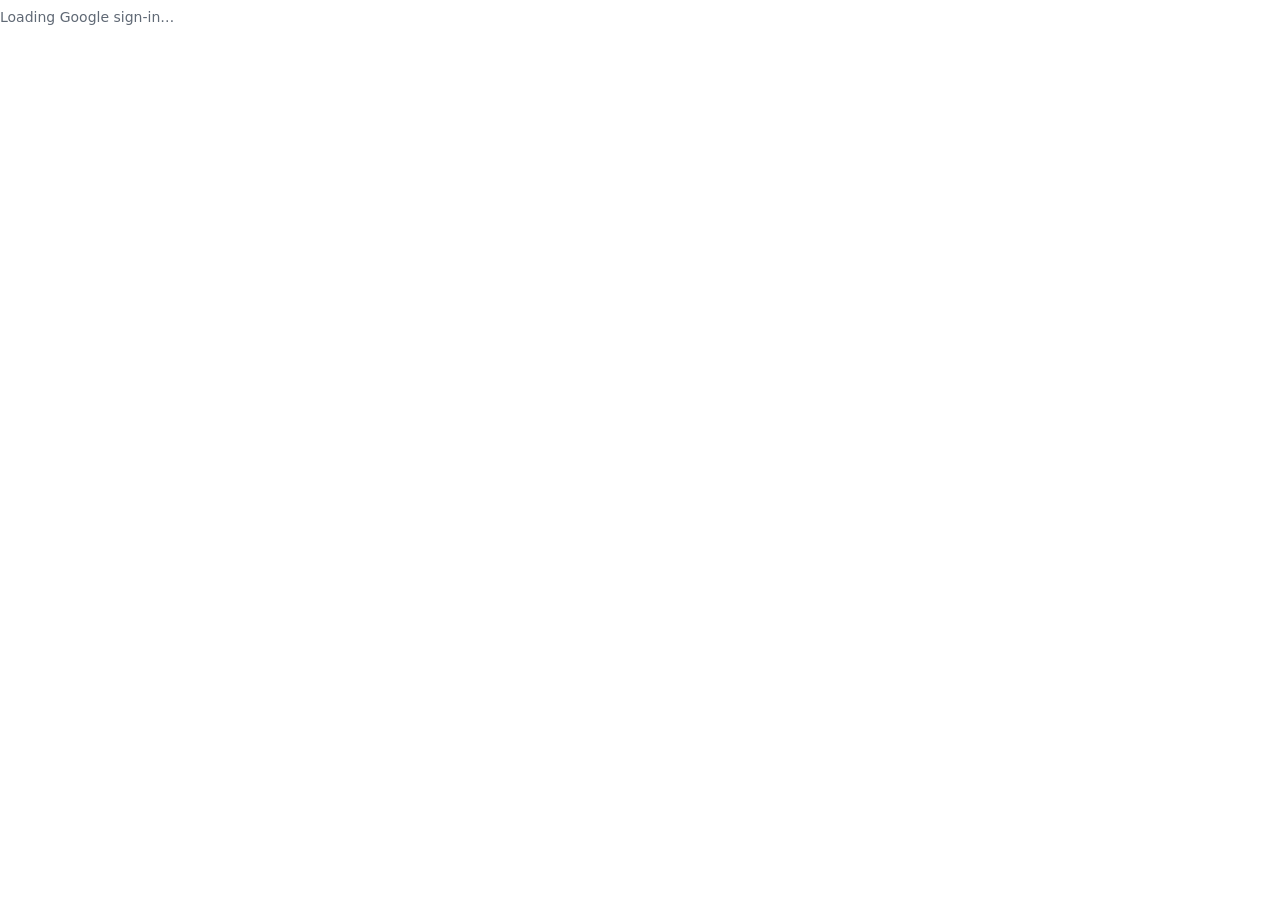
<file: google_signin/index.html>
<!doctype html>
<html lang="en">
<head>
  <meta charset="utf-8">
  <meta name="viewport" content="width=device-width, initial-scale=1">
  <meta name="referrer" content="no-referrer">
  <style>
    body { margin: 0; background: transparent; color: #606975; font: 14px system-ui, sans-serif; }
    #status { margin: 8px 0 0; line-height: 1.4; }
  </style>
</head>
<body class="ph-no-capture ph-no-record">
  <div id="button" aria-label="Continue with Google"></div>
  <p id="status" role="status" aria-live="polite">Loading Google sign-in…</p>
  <script src="signin.js"></script>
</body>
</html>
</file>
